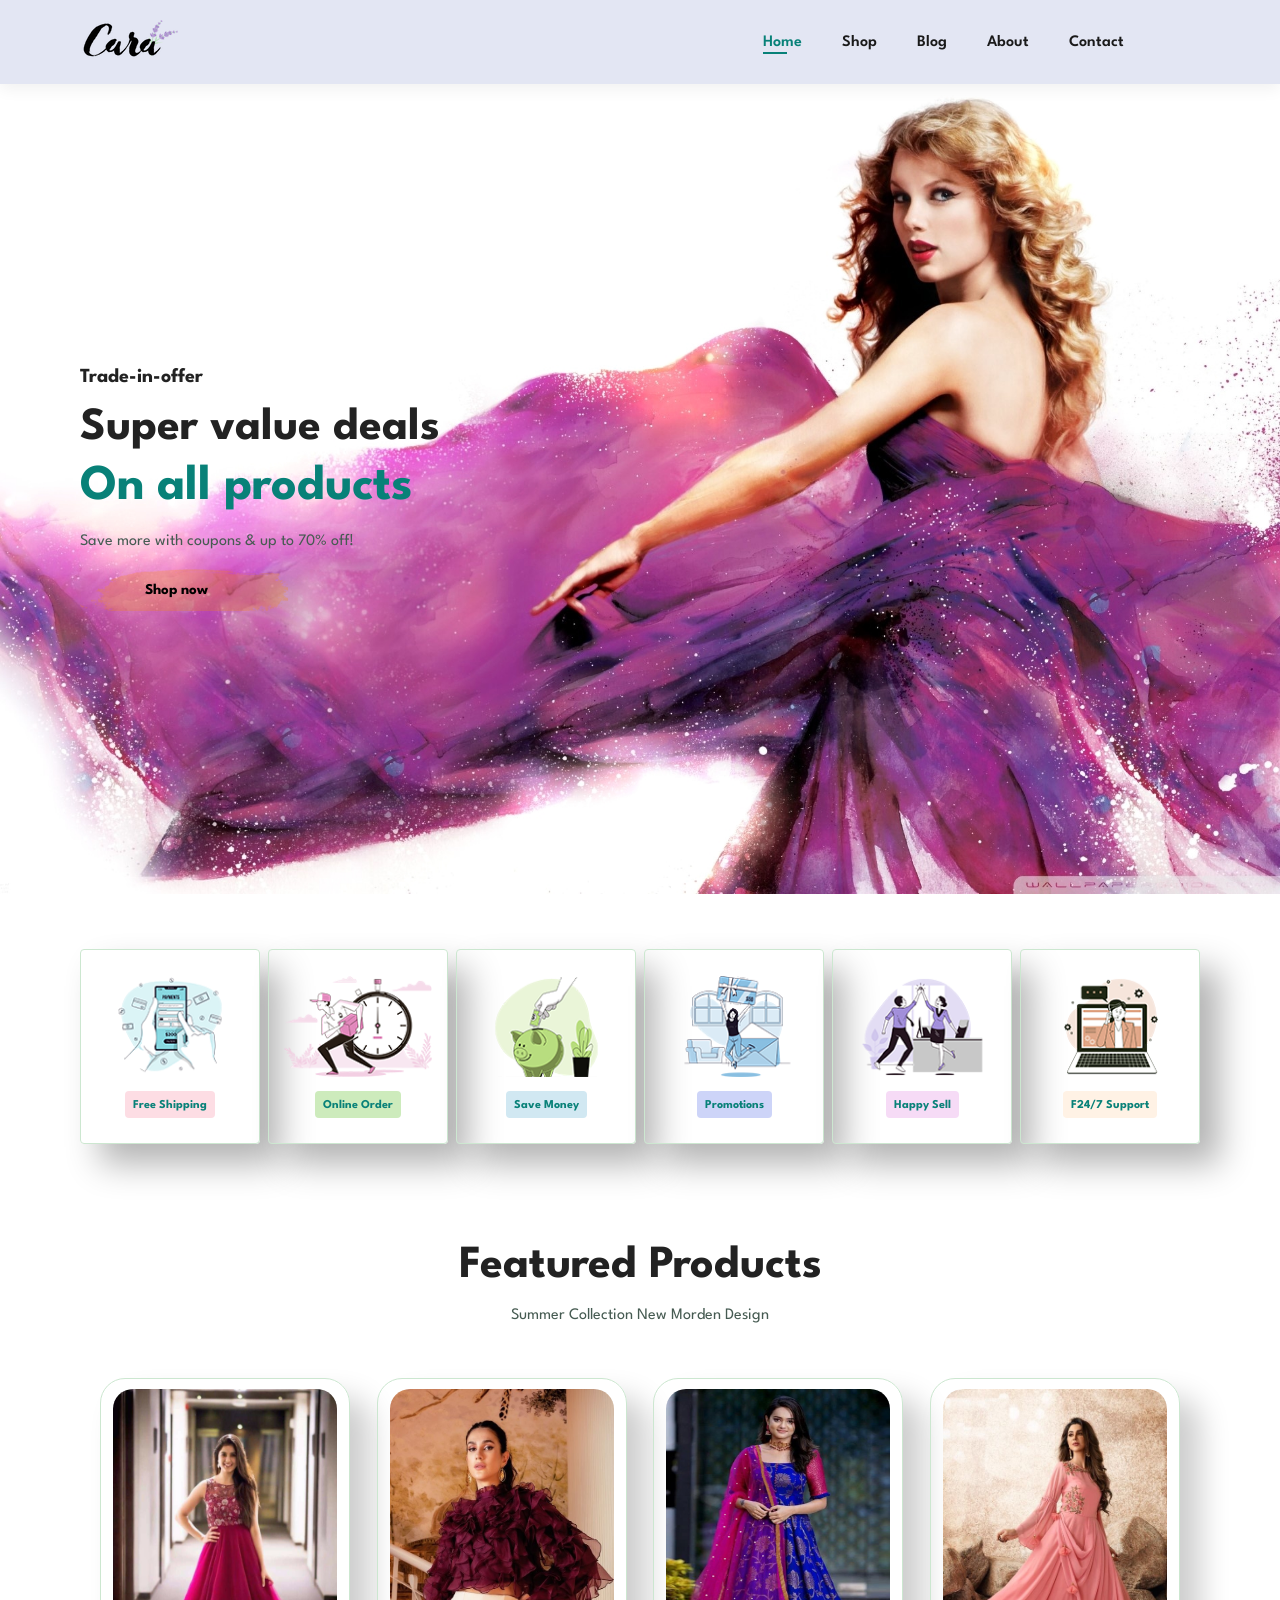
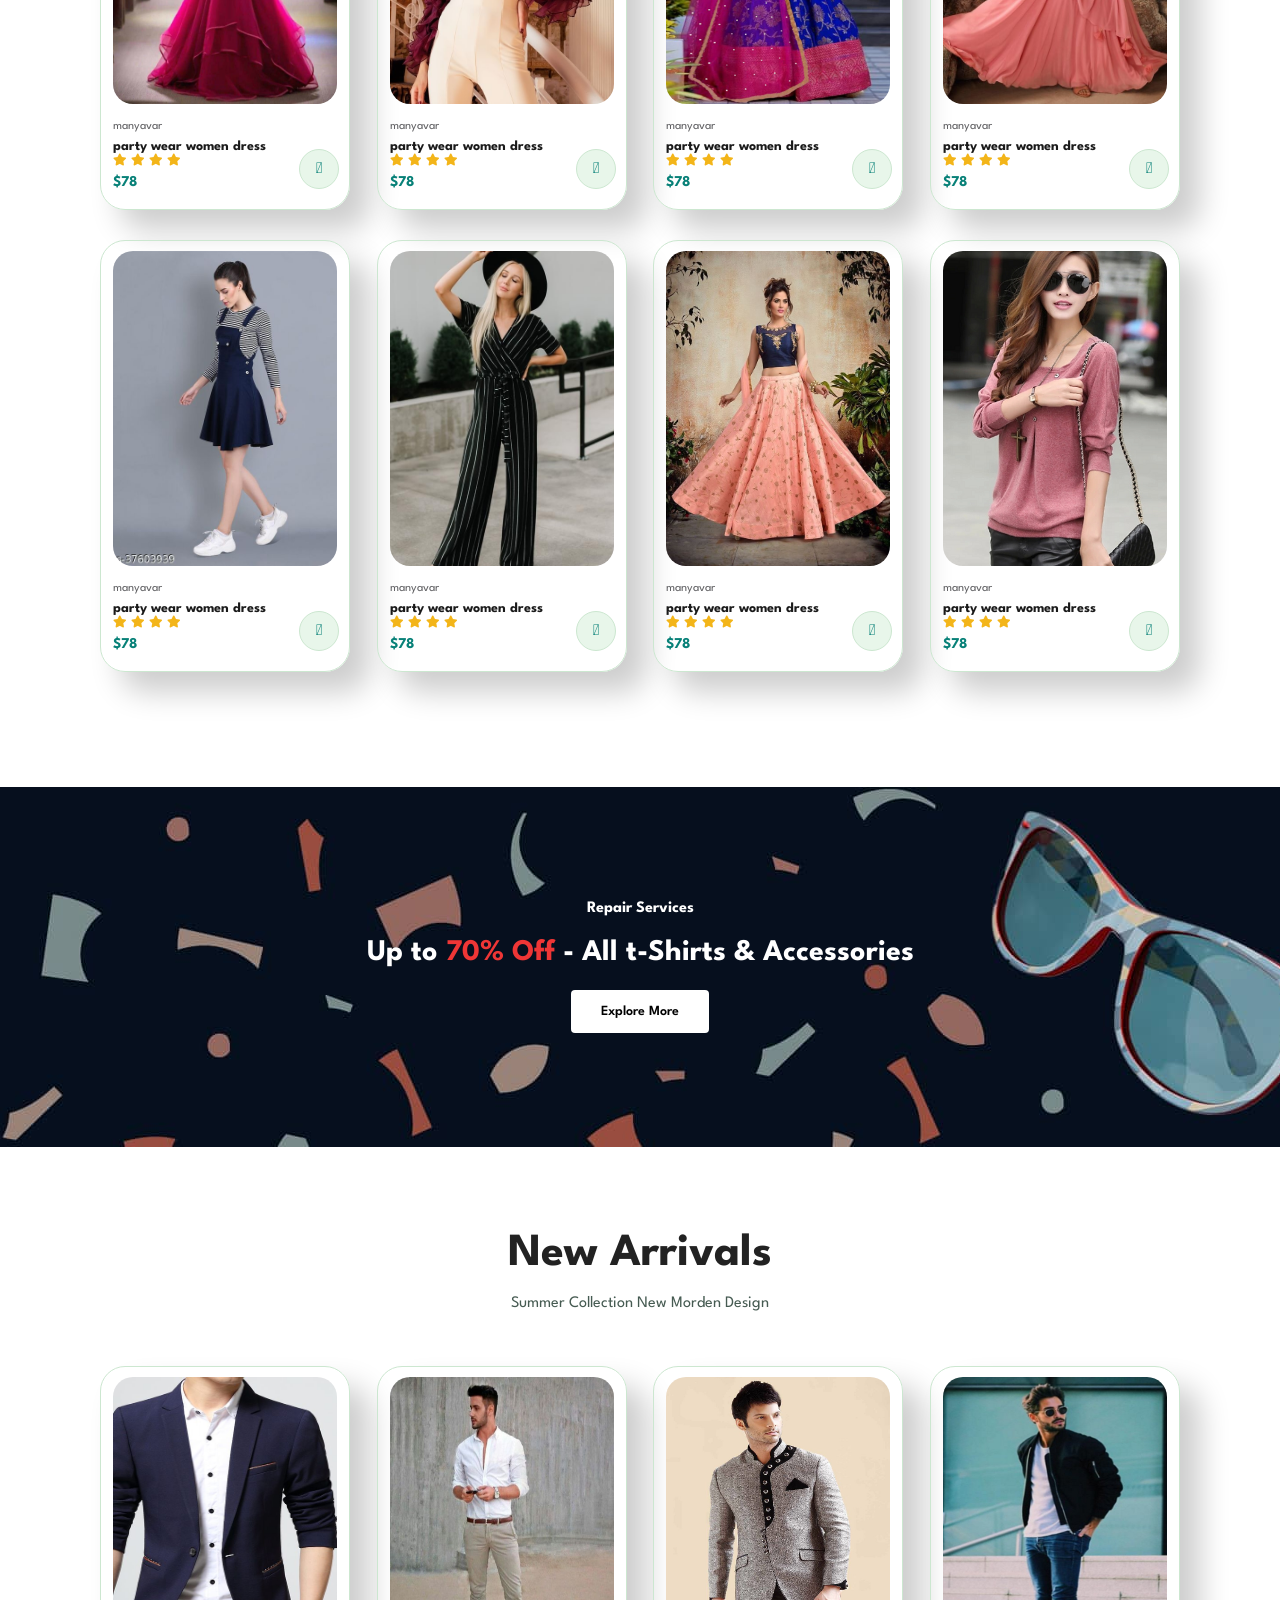
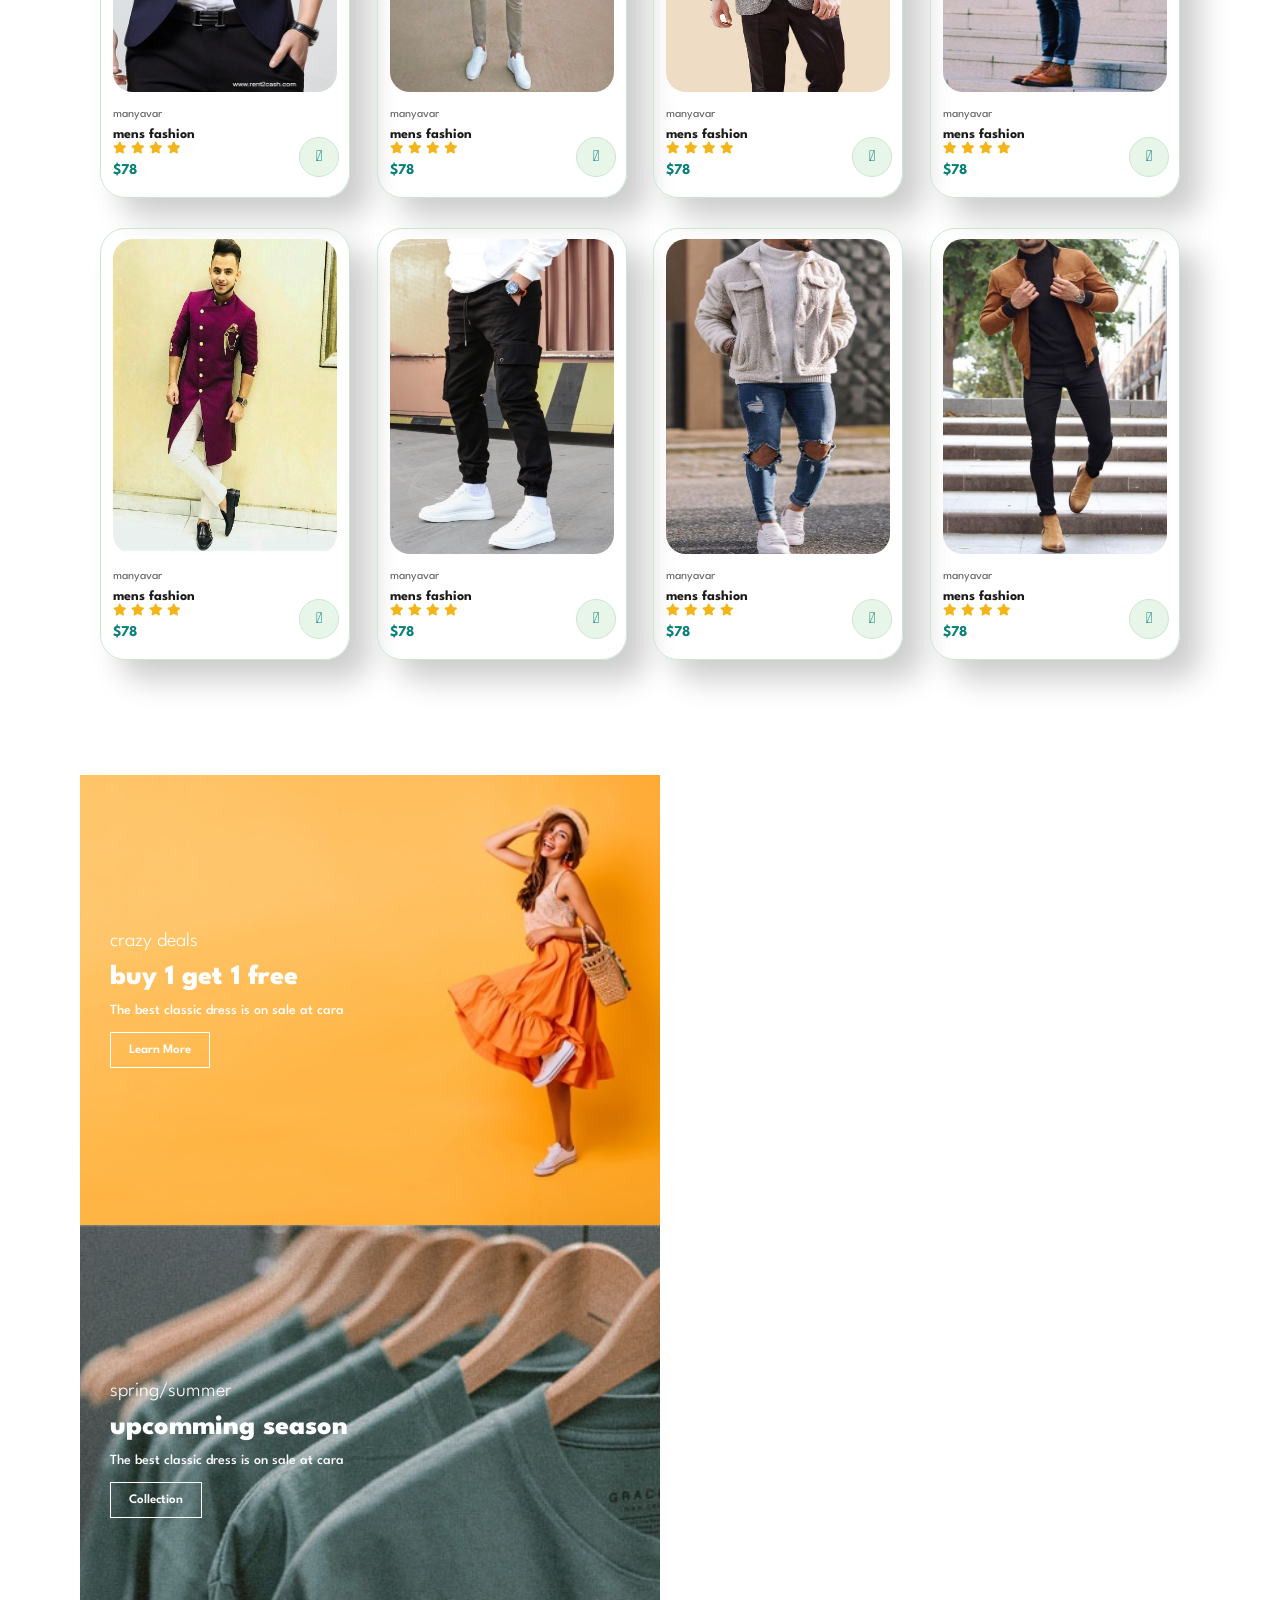
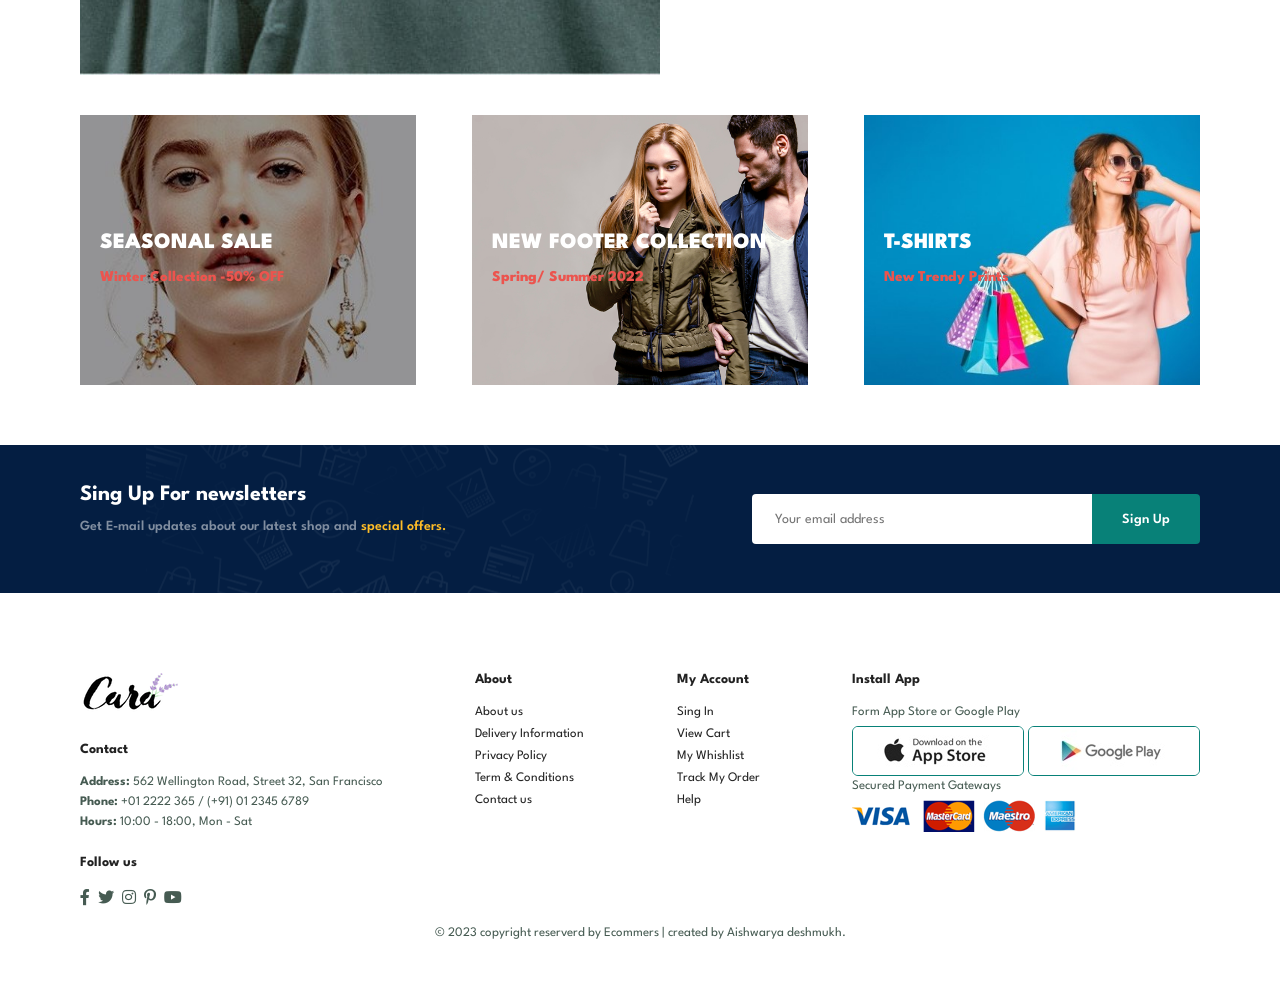
<file: index.html>
<!DOCTYPE html>
<html lang="en">
    <head>
        <meta charset="UTF-8">
        <meta http-equiv="x-UV-Compatible" content="IE=edge">
        <meta name="viewport" content="width=device-width, initial-scale=1.0">
        <title>Ecommers web</title>
        <link rel="stylesheet" href="style.css">
        <link rel="stylesheet" href="https://pro.fontawesome.com/releases/v5.10.0/css/all.css">
    </head>

    <body>
        <section id="header">
            <a href="#">
                <Img src="img/logo.png" class="logo" alt=""></Img>

                <div>
                    <ul id="navbar">
                        <li><a class="active" href="index.html">Home</a></li>
                        <li><a href="shop.html">Shop</a></li>
                        <li><a href="blog.html">Blog</a></li>
                        <li><a href="about.html">About</a></li>
                        <li><a href="contact.html">Contact</a></li>
                        <li id="lg-bag"><a href="cart.html"><i class="far fa-shopping-bag"></i></a></li>
                        <a href="#" id="close"><i class="far fa-times"></i></a>
                    </ul>
                </div> 
                <div id="mobile">
                    <a href="cart.html"><i class="far fa-shopping-bag"></i></a>
                    <i id="bar" class="fas fa-outdent"></i>
                    
                </div>
            </a>            
        </section>

        <section id="hero">
            <h4>Trade-in-offer</h4>
            <h2>Super value deals</h2>
            <h1>On all products</h1>
            <p>Save more with coupons & up to 70% off! </p>
            <button>Shop now</button>
        </section>

        <section id="feature" class="section-p1">
            <div class="fe-box"> 
                <img src="img/features/f1.png" alt="">
                <h6>Free Shipping</h6>
            </div>
            <div class="fe-box"> 
                <img src="img/features/f2.png" alt="">
                <h6>Online Order</h6>
            </div>
            <div class="fe-box"> 
                <img src="img/features/f3.png" alt="">
                <h6>Save Money</h6>
            </div>
            <div class="fe-box"> 
                <img src="img/features/f4.png" alt="">
                <h6>Promotions</h6>
            </div>
            <div class="fe-box"> 
                <img src="img/features/f5.png" alt="">
                <h6>Happy Sell</h6>
            </div>
            <div class="fe-box"> 
                <img src="img/features/f6.png" alt="">
                <h6>F24/7 Support</h6>
            </div>
        </section>

        <section id="product1" class="section-p1">
            <h2>Featured Products</h2>
            <p>Summer Collection New Morden Design</p>
            <div class="pro-container">
                <div class="pro">
                    <img src="img/products/f1.jpg" alt="">
                    <div class="des">
                        <span>manyavar</span>
                        <h5>party wear women dress</h5>
                        <div class="star">
                            <i class="fas fa-star"></i>                         
                            <i class="fas fa-star"></i>
                            <i class="fas fa-star"></i>
                            <i class="fas fa-star"></i>
                        </div>
                        <h4>$78</h4>
                    </div>
                    <a href="#"><i class="fal fa-shopping-cart cart"></i></a>
                </div>
                <div class="pro">
                    <img src="img/products/f2.jpg" alt="">
                    <div class="des">
                        <span>manyavar</span>
                        <h5>party wear women dress</h5>
                        <div class="star">
                            <i class="fas fa-star"></i>                         
                            <i class="fas fa-star"></i>
                            <i class="fas fa-star"></i>
                            <i class="fas fa-star"></i>
                        </div>
                        <h4>$78</h4>
                    </div>
                    <a href="#"><i class="fal fa-shopping-cart cart"></i></a>
                </div>
                <div class="pro">
                    <img src="img/products/f3.jpg" alt="">
                    <div class="des">
                        <span>manyavar</span>
                        <h5>party wear women dress</h5>
                        <div class="star">
                            <i class="fas fa-star"></i>                         
                            <i class="fas fa-star"></i>
                            <i class="fas fa-star"></i>
                            <i class="fas fa-star"></i>
                        </div>
                        <h4>$78</h4>
                    </div>
                    <a href="#"><i class="fal fa-shopping-cart cart"></i></a>
                </div>
                <div class="pro">
                    <img src="img/products/f4.jpg" alt="">
                    <div class="des">
                        <span>manyavar</span>
                        <h5>party wear women dress</h5>
                        <div class="star">
                            <i class="fas fa-star"></i>                         
                            <i class="fas fa-star"></i>
                            <i class="fas fa-star"></i>
                            <i class="fas fa-star"></i>
                        </div>
                        <h4>$78</h4>
                    </div>
                    <a href="#"><i class="fal fa-shopping-cart cart"></i></a>
                </div>
                <div class="pro">
                    <img src="img/products/f5.jpg" alt="">
                    <div class="des">
                        <span>manyavar</span>
                        <h5>party wear women dress</h5>
                        <div class="star">
                            <i class="fas fa-star"></i>                         
                            <i class="fas fa-star"></i>
                            <i class="fas fa-star"></i>
                            <i class="fas fa-star"></i>
                        </div>
                        <h4>$78</h4>
                    </div>
                    <a href="#"><i class="fal fa-shopping-cart cart"></i></a>
                </div>
                <div class="pro">
                    <img src="img/products/f6.jpg" alt="">
                    <div class="des">
                        <span>manyavar</span>
                        <h5>party wear women dress</h5>
                        <div class="star">
                            <i class="fas fa-star"></i>                         
                            <i class="fas fa-star"></i>
                            <i class="fas fa-star"></i>
                            <i class="fas fa-star"></i>
                        </div>
                        <h4>$78</h4>
                    </div>
                    <a href="#"><i class="fal fa-shopping-cart cart"></i></a>
                </div>
                <div class="pro">
                    <img src="img/products/f7.jpg" alt="">
                    <div class="des">
                        <span>manyavar</span>
                        <h5>party wear women dress</h5>
                        <div class="star">
                            <i class="fas fa-star"></i>                         
                            <i class="fas fa-star"></i>
                            <i class="fas fa-star"></i>
                            <i class="fas fa-star"></i>
                        </div>
                        <h4>$78</h4>
                    </div>
                    <a href="#"><i class="fal fa-shopping-cart cart"></i></a>
                </div>
                <div class="pro">
                    <img src="img/products/f8.png" alt="">
                    <div class="des">
                        <span>manyavar</span>
                        <h5>party wear women dress</h5>
                        <div class="star">
                            <i class="fas fa-star"></i>                         
                            <i class="fas fa-star"></i>
                            <i class="fas fa-star"></i>
                            <i class="fas fa-star"></i>
                        </div>
                        <h4>$78</h4>
                    </div>
                    <a href="#"><i class="fal fa-shopping-cart cart"></i></a>
                </div>
            </div>
        </section>

        <section id="banner" class="section-m1 ">
            <h4>Repair Services</h4>
            <h2>Up to <span>70% Off</span> - All t-Shirts & Accessories</h2>
            <button class="normal">Explore More</button>
        </section>

        <section id="product1" class="section-p1">
            <h2>New Arrivals</h2>
            <p>Summer Collection New Morden Design</p>
            <div class="pro-container">
                <div class="pro">
                    <img src="img/products/n1.jpg" alt="">
                    <div class="des">
                        <span>manyavar</span>
                        <h5>mens fashion</h5>
                        <div class="star">
                            <i class="fas fa-star"></i>                         
                            <i class="fas fa-star"></i>
                            <i class="fas fa-star"></i>
                            <i class="fas fa-star"></i>
                        </div>
                        <h4>$78</h4>
                    </div>
                    <a href="#"><i class="fal fa-shopping-cart cart"></i></a>
                </div>
                <div class="pro">
                    <img src="img/products/n2.jpg" alt="">
                    <div class="des">
                        <span>manyavar</span>
                        <h5>mens fashion</h5>
                        <div class="star">
                            <i class="fas fa-star"></i>                         
                            <i class="fas fa-star"></i>
                            <i class="fas fa-star"></i>
                            <i class="fas fa-star"></i>
                        </div>
                        <h4>$78</h4>
                    </div>
                    <a href="#"><i class="fal fa-shopping-cart cart"></i></a>
                </div>
                <div class="pro">
                    <img src="img/products/n3.jpg" alt="">
                    <div class="des">
                        <span>manyavar</span>
                        <h5>mens fashion</h5>
                        <div class="star">
                            <i class="fas fa-star"></i>                         
                            <i class="fas fa-star"></i>
                            <i class="fas fa-star"></i>
                            <i class="fas fa-star"></i>
                        </div>
                        <h4>$78</h4>
                    </div>
                    <a href="#"><i class="fal fa-shopping-cart cart"></i></a>
                </div>
                <div class="pro">
                    <img src="img/products/n4.jpg" alt="">
                    <div class="des">
                        <span>manyavar</span>
                        <h5>mens fashion</h5>
                        <div class="star">
                            <i class="fas fa-star"></i>                         
                            <i class="fas fa-star"></i>
                            <i class="fas fa-star"></i>
                            <i class="fas fa-star"></i>
                        </div>
                        <h4>$78</h4>
                    </div>
                    <a href="#"><i class="fal fa-shopping-cart cart"></i></a>
                </div>
                <div class="pro">
                    <img src="img/products/n5.jpg" alt="">
                    <div class="des">
                        <span>manyavar</span>
                        <h5>mens fashion</h5>
                        <div class="star">
                            <i class="fas fa-star"></i>                         
                            <i class="fas fa-star"></i>
                            <i class="fas fa-star"></i>
                            <i class="fas fa-star"></i>
                        </div>
                        <h4>$78</h4>
                    </div>
                    <a href="#"><i class="fal fa-shopping-cart cart"></i></a>
                </div>
                <div class="pro">
                    <img src="img/products/n6.jpg" alt="">
                    <div class="des">
                        <span>manyavar</span>
                        <h5>mens fashion</h5>
                        <div class="star">
                            <i class="fas fa-star"></i>                         
                            <i class="fas fa-star"></i>
                            <i class="fas fa-star"></i>
                            <i class="fas fa-star"></i>
                        </div>
                        <h4>$78</h4>
                    </div>
                    <a href="#"><i class="fal fa-shopping-cart cart"></i></a>
                </div>
                <div class="pro">
                    <img src="img/products/n7.jpg" alt="">
                    <div class="des">
                        <span>manyavar</span>
                        <h5>mens fashion</h5>
                        <div class="star">
                            <i class="fas fa-star"></i>                         
                            <i class="fas fa-star"></i>
                            <i class="fas fa-star"></i>
                            <i class="fas fa-star"></i>
                        </div>
                        <h4>$78</h4>
                    </div>
                    <a href="#"><i class="fal fa-shopping-cart cart"></i></a>
                </div>
                <div class="pro">
                    <img src="img/products/n8.jpg" alt="">
                    <div class="des">
                        <span>manyavar</span>
                        <h5>mens fashion</h5>
                        <div class="star">
                            <i class="fas fa-star"></i>                         
                            <i class="fas fa-star"></i>
                            <i class="fas fa-star"></i>
                            <i class="fas fa-star"></i>
                        </div>
                        <h4>$78</h4>
                    </div>
                    <a href="#"><i class="fal fa-shopping-cart cart"></i></a>
                </div>
            </div>
        </section>

        <section id="sm-banner" class="section-p1">
            <div class="banner-box">
                <h4>crazy deals</h4>
                <h2>buy 1 get 1 free</h2>
                <span>The best classic dress is on sale at cara </span>
                <button class="white">Learn More</button>
            </div>
            <div class="banner-box banner-box2">
                <h4>spring/summer</h4>
                <h2>upcomming season</h2>
                <span>The best classic dress is on sale at cara </span>
                <button class="white">Collection</button>
            </div>
        </section>

        <section id="banner3">
            <div class="banner-box ">
                <h2>SEASONAL SALE</h2>
                <h3>Winter Collection -50% OFF</h3>
            </div>
            <div class="banner-box banner-box2">
                <h2>NEW FOOTER COLLECTION</h2>
                <h3>Spring/ Summer 2022</h3>
            </div>
            <div class="banner-box banner-box3 ">
                <h2>T-SHIRTS</h2>
                <h3>New Trendy Prints</h3>
            </div>
        </section>

        <section id="newsletter" class="section-p1 section-m1">
            <div class="newstext">
                <h4>Sing Up For newsletters</h4>
                <p>Get E-mail updates about our latest shop and <span>special offers.</span> </p>
            </div>
            <div class="form">
                <input type="text" placeholder=" Your email address">
                <button class="normal">Sign Up</button>
            </div>
        </section>

        <footer class="section-p1">
            <div class="col">
                <img class="logo" src="img/logo.png" alt="">
                <h4>Contact</h4>
                <p> <strong>Address:</strong> 562 Wellington Road, Street 32, San Francisco</p>
                <p> <strong>Phone:</strong> +01 2222 365 / (+91) 01 2345 6789</p>
                <p> <strong>Hours:</strong> 10:00 - 18:00, Mon - Sat</p>
                <div class="follow">
                    <h4>Follow us</h4>
                    <div class="icon">
                        <i class="fab fa-facebook-f"></i>
                        <i class="fab fa-twitter"></i>
                        <i class="fab fa-instagram"></i>
                        <i class="fab fa-pinterest-p"></i>
                        <i class="fab fa-youtube"></i>
                    </div>
                </div>
            </div>
             <div class="col">
                <h4>About</h4>
                <a href="#">About us</a>
                <a href="#">Delivery Information</a>
                <a href="#">Privacy Policy</a>
                <a href="#">Term & Conditions</a>
                <a href="#">Contact us</a>
            </div>
            <div class="col">
                <h4>My Account</h4>
                <a href="#">Sing In</a>
                <a href="#">View Cart</a>
                <a href="#">My Whishlist</a>
                <a href="#">Track My Order</a>
                <a href="#">Help</a>
            </div>

            <div class="col install">
                <h4>Install App</h4>
                <p>Form App Store or Google Play</p>
                <div class="row">
                    <img src="img/pay/app.jpg" alt="">
                    <img src="img/pay/play.jpg" alt="">
                </div>
                <p>Secured Payment Gateways</p>
                <img src="img/pay/pay.png" alt="">
            </div>

            <div class="copyright">
                <p>© 2023 copyright reserverd by Ecommers | created by Aishwarya deshmukh. </p>
            </div>
        </footer>

        <script src="script.js"></script>
    </body>
</html>
</file>
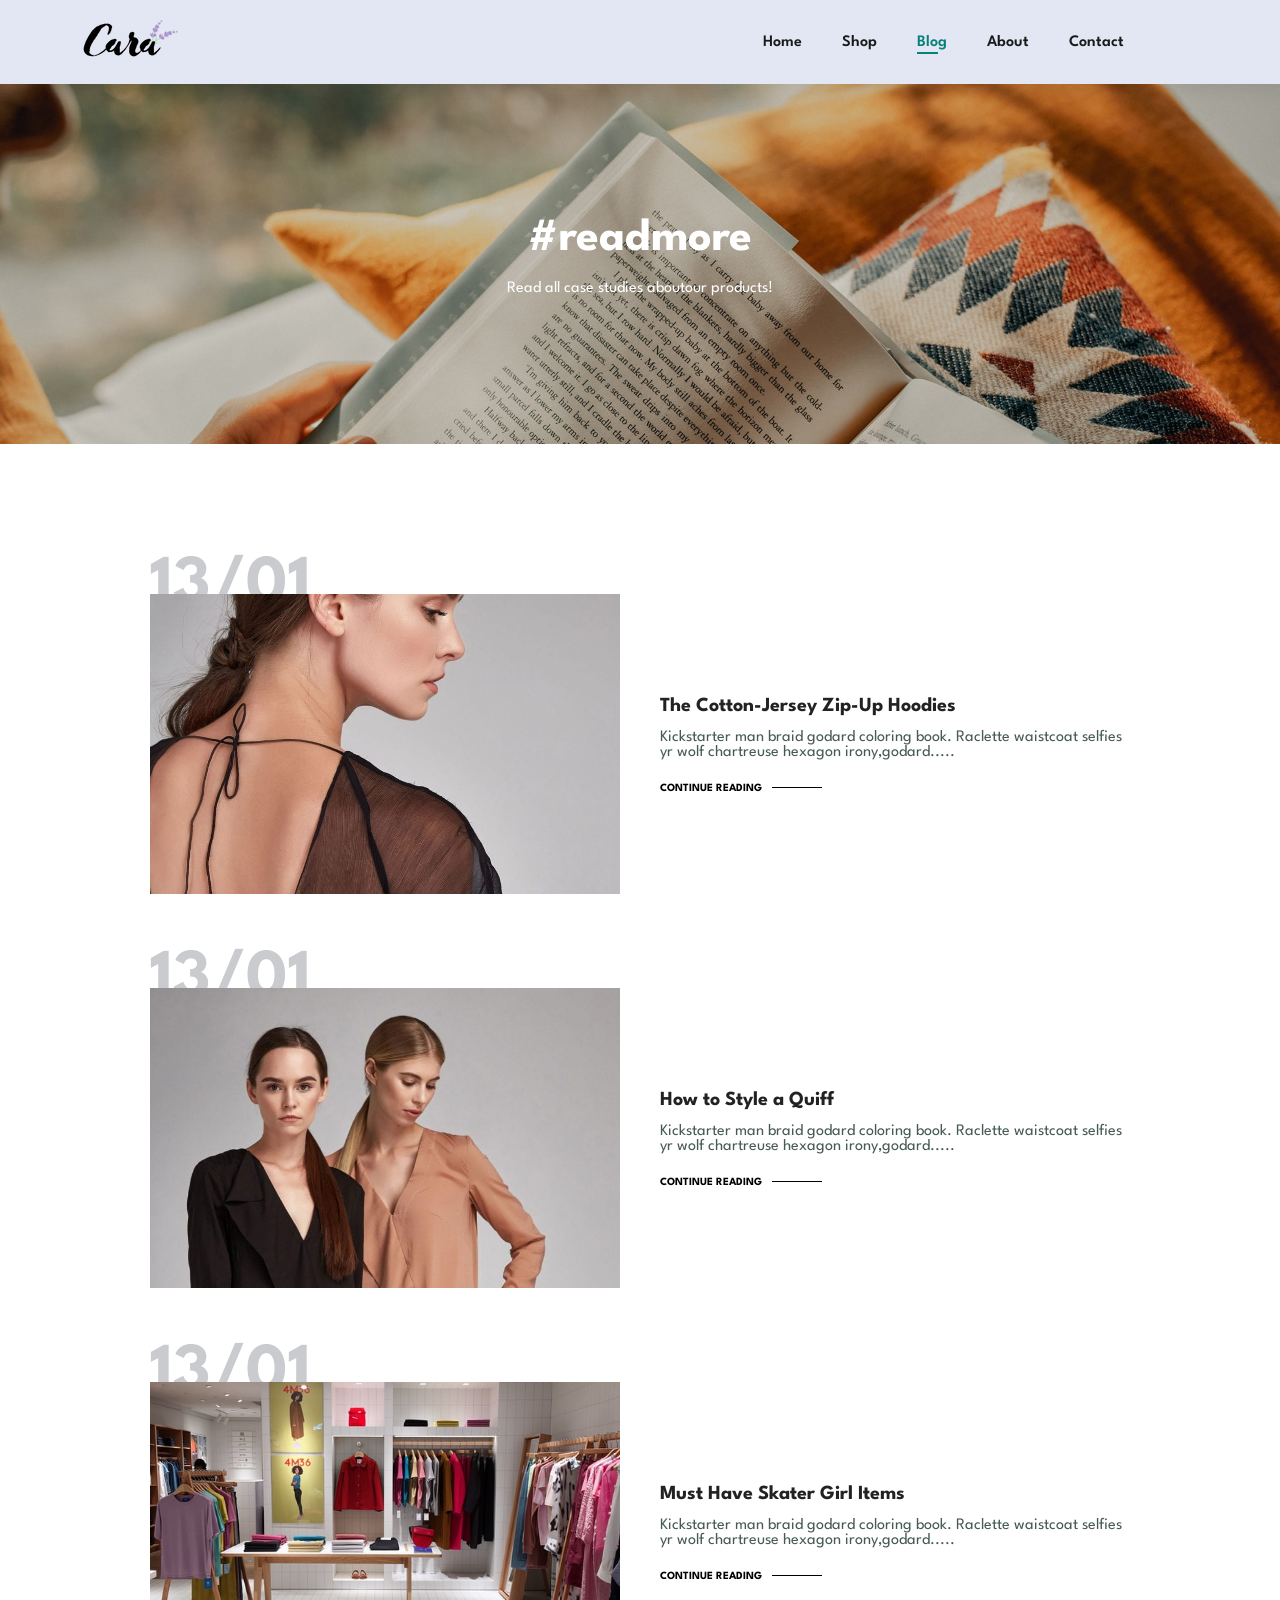
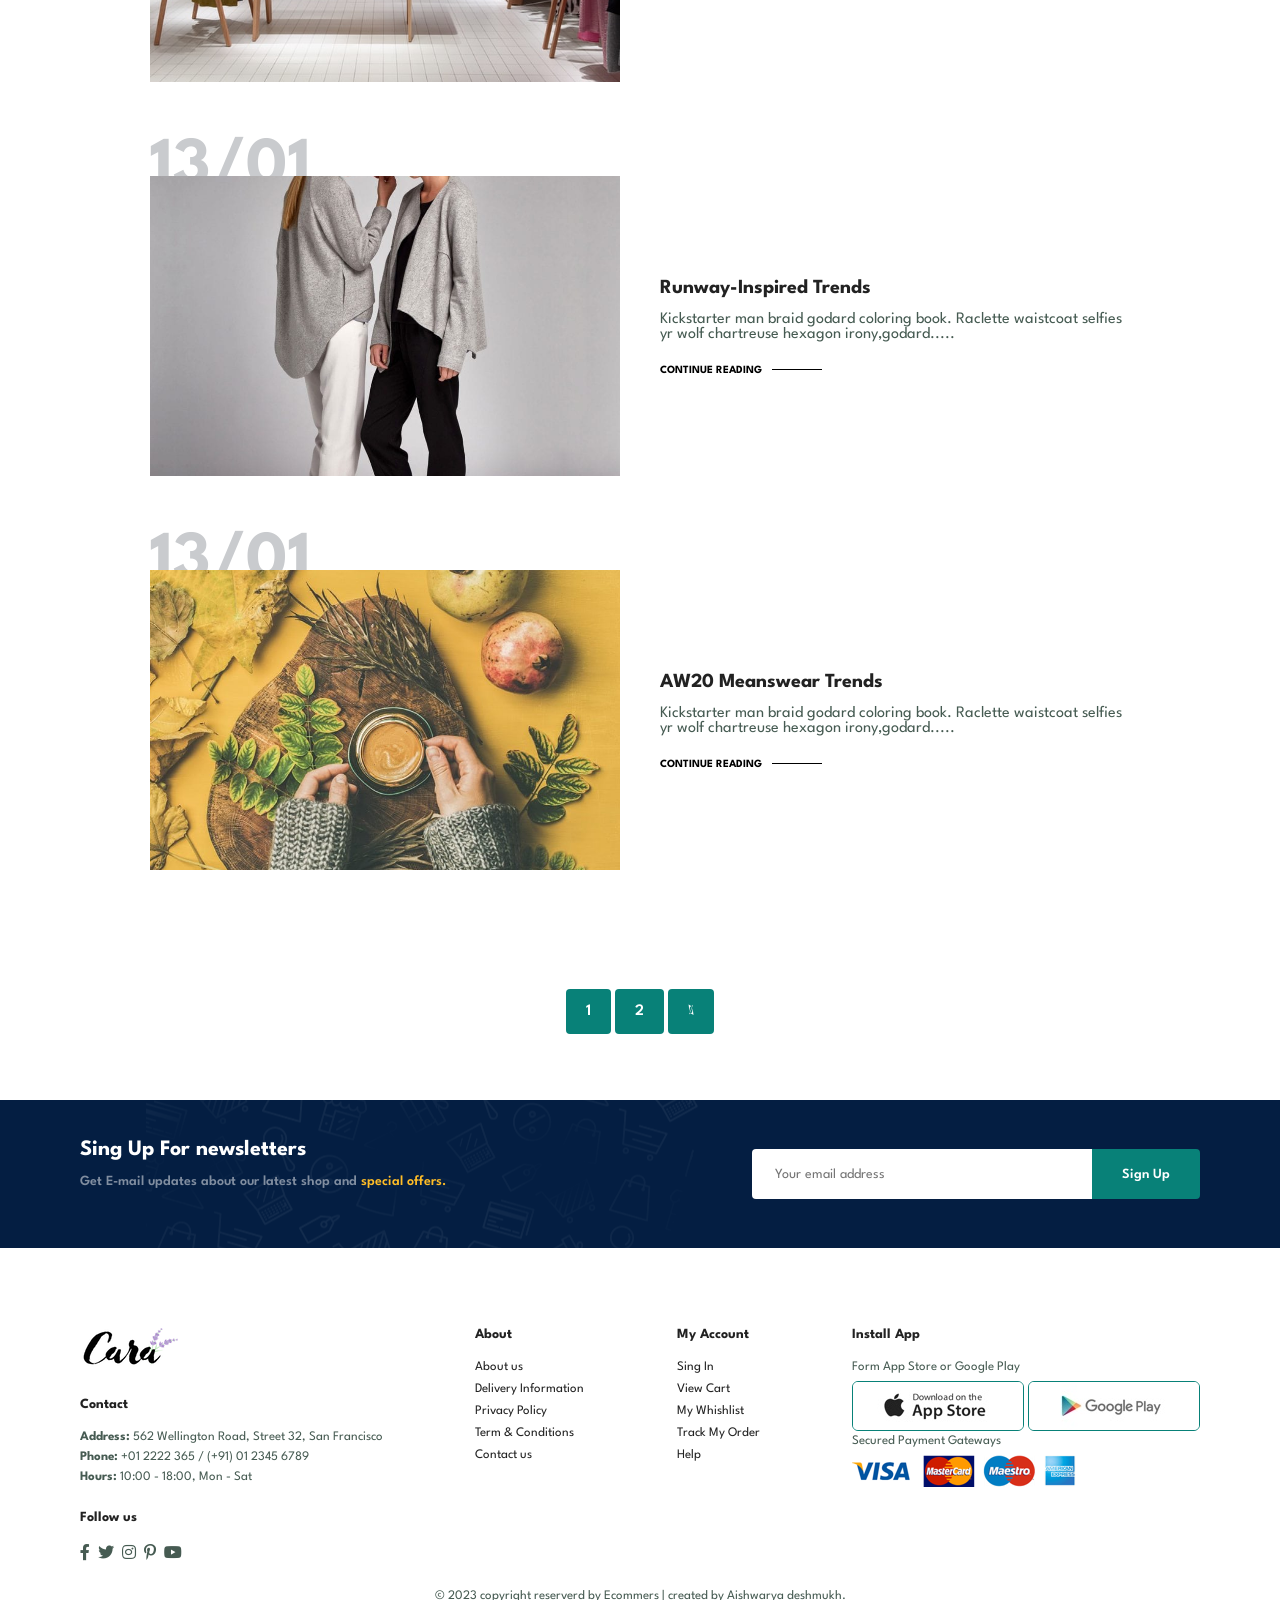
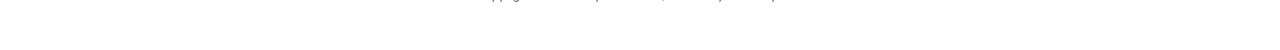
<file: blog.html>
<!DOCTYPE html>
<html lang="en">
    <head>
        <meta charset="UTF-8">
        <meta http-equiv="x-UV-Compatible" content="IE=edge">
        <meta name="viewport" content="width=device-width, initial-scale=1.0">
        <title>Ecommers web</title>
        <link rel="stylesheet" href="style.css">
        <link rel="stylesheet" href="https://pro.fontawesome.com/releases/v5.10.0/css/all.css">
    </head>

    <body>
        <section id="header">
            <a href="#">
                <Img src="img/logo.png" class="logo" alt=""></Img>

                <div>
                    <ul id="navbar">
                        <li><a href="index.html">Home</a></li>
                        <li><a href="shop.html">Shop</a></li>
                        <li><a class="active" href="blog.html">Blog</a></li>
                        <li><a href="about.html">About</a></li>
                        <li><a href="contact.html">Contact</a></li>
                        <li id="lg-bag"><a href="cart.html"><i class="far fa-shopping-bag"></i></a></li>
                        <a href="#" id="close"><i class="far fa-times"></i></a>
                    </ul>
                </div> 
                <div id="mobile">
                    <a href="cart.html"><i class="far fa-shopping-bag"></i></a>
                    <i id="bar" class="fas fa-outdent"></i>
                    
                </div>
            </a>            
        </section>

        <section id="page-header" class="blog-header">
            <h2>#readmore</h2>
            <p>Read all case studies aboutour products!</p>
        </section>

        <section id="blog">
            <div class="blog-box">
                 <div class="blog-img">
                     <img src="img/blog/b1.jpg" alt="">
                 </div>
                 <div class="blog-details">
                     <h4>The Cotton-Jersey Zip-Up Hoodies</h4>
                     <p>Kickstarter man braid godard coloring book. Raclette waistcoat selfies yr wolf chartreuse hexagon irony,godard.....</p>
                     <a href="#">CONTINUE READING</a>
                 </div>
                 <h1>13/01</h1>
            </div>
           </div>
            <div class="blog-box">
                 <div class="blog-img">
                     <img src="img/blog/b2.jpg" alt="">
                 </div>
                 <div class="blog-details">
                     <h4>How to Style a Quiff</h4>
                     <p>Kickstarter man braid godard coloring book. Raclette waistcoat selfies yr wolf chartreuse hexagon irony,godard.....</p>
                     <a href="#">CONTINUE READING</a>
                 </div>
                 <h1>13/01</h1>
            </div>
           </div>
            <div class="blog-box">
                 <div class="blog-img">
                     <img src="img/blog/b3.jpg" alt="">
                 </div>
                 <div class="blog-details">
                     <h4>Must Have Skater Girl Items </h4>
                     <p>Kickstarter man braid godard coloring book. Raclette waistcoat selfies yr wolf chartreuse hexagon irony,godard.....</p>
                     <a href="#">CONTINUE READING</a>
                 </div>
                 <h1>13/01</h1>
            </div>
           </div>
            <div class="blog-box">
                 <div class="blog-img">
                     <img src="img/blog/b4.jpg" alt="">
                 </div>
                 <div class="blog-details">
                     <h4>Runway-Inspired Trends</h4>
                     <p>Kickstarter man braid godard coloring book. Raclette waistcoat selfies yr wolf chartreuse hexagon irony,godard.....</p>
                     <a href="#">CONTINUE READING</a>
                 </div>
                 <h1>13/01</h1>
            </div>
           </div>
           <div class="blog-box">
                 <div class="blog-img">
                     <img src="img/blog/b6.jpg" alt="">
                 </div>
                 <div class="blog-details">
                     <h4>AW20 Meanswear Trends</h4>
                     <p>Kickstarter man braid godard coloring book. Raclette waistcoat selfies yr wolf chartreuse hexagon irony,godard.....</p>
                     <a href="#">CONTINUE READING</a>
                 </div>
                 <h1>13/01</h1>
            </div>
           </div>

           
        </section>
        

        <section id="pagination" class="section-p1">
            <a href="#">1</a>
            <a href="#">2</a>
            <a href="#"><i class="fal fa-long-arrow-alt-right"></i></a>
        </section>

        <section id="newsletter" class="section-p1 section-m1">
            <div class="newstext">
                <h4>Sing Up For newsletters</h4>
                <p>Get E-mail updates about our latest shop and <span>special offers.</span> </p>
            </div>
            <div class="form">
                <input type="text" placeholder=" Your email address">
                <button class="normal">Sign Up</button>
            </div>
        </section>

        <footer class="section-p1">
            <div class="col">
                <img class="logo" src="img/logo.png" alt="">
                <h4>Contact</h4>
                <p> <strong>Address:</strong> 562 Wellington Road, Street 32, San Francisco</p>
                <p> <strong>Phone:</strong> +01 2222 365 / (+91) 01 2345 6789</p>
                <p> <strong>Hours:</strong> 10:00 - 18:00, Mon - Sat</p>
                <div class="follow">
                    <h4>Follow us</h4>
                    <div class="icon">
                        <i class="fab fa-facebook-f"></i>
                        <i class="fab fa-twitter"></i>
                        <i class="fab fa-instagram"></i>
                        <i class="fab fa-pinterest-p"></i>
                        <i class="fab fa-youtube"></i>
                    </div>
                </div>
            </div>
             <div class="col">
                <h4>About</h4>
                <a href="#">About us</a>
                <a href="#">Delivery Information</a>
                <a href="#">Privacy Policy</a>
                <a href="#">Term & Conditions</a>
                <a href="#">Contact us</a>
            </div>
            <div class="col">
                <h4>My Account</h4>
                <a href="#">Sing In</a>
                <a href="#">View Cart</a>
                <a href="#">My Whishlist</a>
                <a href="#">Track My Order</a>
                <a href="#">Help</a>
            </div>

            <div class="col install">
                <h4>Install App</h4>
                <p>Form App Store or Google Play</p>
                <div class="row">
                    <img src="img/pay/app.jpg" alt="">
                    <img src="img/pay/play.jpg" alt="">
                </div>
                <p>Secured Payment Gateways</p>
                <img src="img/pay/pay.png" alt="">
            </div>

            <div class="copyright">
                <p> <div class="copyright">
                    <p>© 2023 copyright reserverd by Ecommers | created by Aishwarya deshmukh. </p>
                </div></p>
            </div>
        </footer>

        <script src="script.js"></script>
    </body>
</html>
</file>
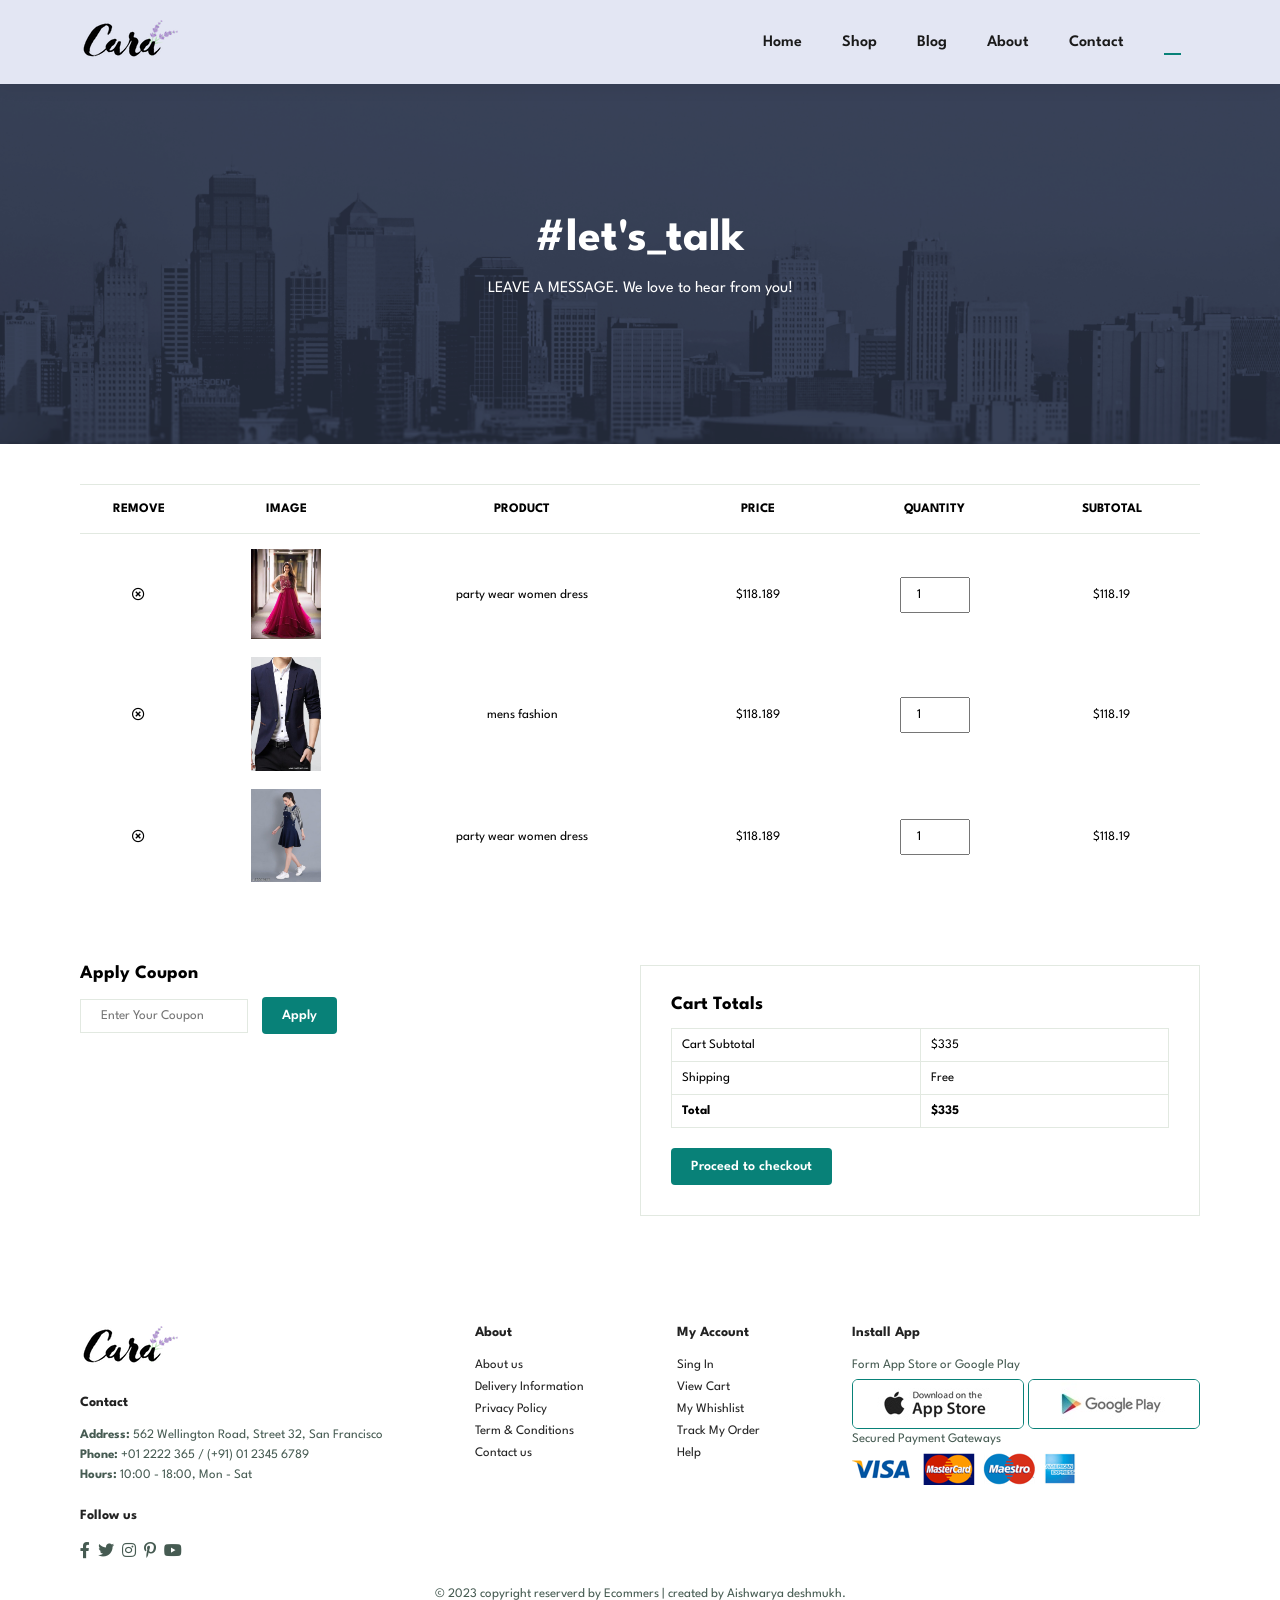
<file: cart.html>
<!DOCTYPE html>
<html lang="en">
    <head>
        <meta charset="UTF-8">
        <meta http-equiv="x-UV-Compatible" content="IE=edge">
        <meta name="viewport" content="width=device-width, initial-scale=1.0">
        <title>Ecommers web</title>
        <link rel="stylesheet" href="style.css">
        <link rel="stylesheet" href="https://pro.fontawesome.com/releases/v5.10.0/css/all.css">
    </head>

    <body>
        <section id="header">
            <a href="#">
                <Img src="img/logo.png" class="logo" alt=""></Img>

                <div>
                    <ul id="navbar">
                        <li><a href="index.html">Home</a></li>
                        <li><a href="shop.html">Shop</a></li>
                        <li><a href="blog.html">Blog</a></li>
                        <li><a href="about.html">About</a></li>
                        <li><a href="contact.html">Contact</a></li>
                        <li id="lg-bag"><a class="active" href="cart.html"><i class="far fa-shopping-bag"></i></a></li>
                        <a href="#" id="close"><i class="far fa-times"></i></a>
                    </ul>
                </div> 
                <div id="mobile">
                    <a href="cart.html"><i class="far fa-shopping-bag"></i></a>
                    <i id="bar" class="fas fa-outdent"></i>
                    
                </div>
            </a>            
        </section>

        <section id="page-header" class="about-header">
            <h2>#let's_talk</h2>
            <p>LEAVE A MESSAGE. We love to hear from you! </p>
        </section>

        <section id="cart" class="section-p1">
            <table width="100%">
                <thead>
                    <tr>
                        <td>Remove</td>
                        <td>Image</td>
                        <td>Product</td>
                        <td>Price</td>
                        <td>Quantity</td>
                        <td>Subtotal</td>
                    </tr>
                </thead>
                <tbody>
                    <tr>
                        <td><a href="#"></a><i class="far fa-times-circle"></i></a></td>
                        <td><img src="img/products/f1.jpg" alt=""></td>
                        <td>party wear women dress</td>
                        <td>$118.189</td>
                        <td><input type="number" value="1"></td>
                        <td>$118.19</td>
                    </tr>
                    <tr>
                        <td><a href="#"></a><i class="far fa-times-circle"></i></a></td>
                        <td><img src="img/products/n1.jpg" alt=""></td>
                        <td>mens fashion</td>
                        <td>$118.189</td>
                        <td><input type="number" value="1"></td>
                        <td>$118.19</td>
                    </tr>
                    <tr>
                        <td><a href="#"></a><i class="far fa-times-circle"></i></a></td>
                        <td><img src="img/products/f5.jpg" alt=""></td>
                        <td>party wear women dress</td>
                        <td>$118.189</td>
                        <td><input type="number" value="1"></td>
                        <td>$118.19</td>
                    </tr>
                </tbody>
            </table>
        </section>

        <section id="cart-add" class="section-p1">
            <div id="coupon">
                <h3>Apply Coupon</h3>
                <div>
                    <input type="text" placeholder="Enter Your Coupon">
                    <button class="normal">Apply</button>
                </div>
            </div>

            <div id="subtotal">
                <h3>Cart Totals</h3>
                <table>
                    <tr>
                        <td>Cart Subtotal</td>
                        <td>$335</td>
                    </tr>
                    <tr>
                        <td>Shipping</td>
                        <td>Free</td>
                    </tr>
                    <tr>
                        <td><strong>Total</strong></td>
                        <td><strong>$335</strong></td>
                    </tr>    
                </table>
                <button class="normal">Proceed to checkout</button>
            </div>
        </section>

        <footer class="section-p1">
            <div class="col">
                <img class="logo" src="img/logo.png" alt="">
                <h4>Contact</h4>
                <p> <strong>Address:</strong> 562 Wellington Road, Street 32, San Francisco</p>
                <p> <strong>Phone:</strong> +01 2222 365 / (+91) 01 2345 6789</p>
                <p> <strong>Hours:</strong> 10:00 - 18:00, Mon - Sat</p>
                <div class="follow">
                    <h4>Follow us</h4>
                    <div class="icon">
                        <i class="fab fa-facebook-f"></i>
                        <i class="fab fa-twitter"></i>
                        <i class="fab fa-instagram"></i>
                        <i class="fab fa-pinterest-p"></i>
                        <i class="fab fa-youtube"></i>
                    </div>
                </div>
            </div>
             <div class="col">
                <h4>About</h4>
                <a href="#">About us</a>
                <a href="#">Delivery Information</a>
                <a href="#">Privacy Policy</a>
                <a href="#">Term & Conditions</a>
                <a href="#">Contact us</a>
            </div>
            <div class="col">
                <h4>My Account</h4>
                <a href="#">Sing In</a>
                <a href="#">View Cart</a>
                <a href="#">My Whishlist</a>
                <a href="#">Track My Order</a>
                <a href="#">Help</a>
            </div>

            <div class="col install">
                <h4>Install App</h4>
                <p>Form App Store or Google Play</p>
                <div class="row">
                    <img src="img/pay/app.jpg" alt="">
                    <img src="img/pay/play.jpg" alt="">
                </div>
                <p>Secured Payment Gateways</p>
                <img src="img/pay/pay.png" alt="">
            </div>

            <div class="copyright">
                <p> <div class="copyright">
                    <p>© 2023 copyright reserverd by Ecommers | created by Aishwarya deshmukh. </p>
                </div></p>
            </div>
        </footer>

        <script src="script.js"></script>
    </body>
</html>
</file>
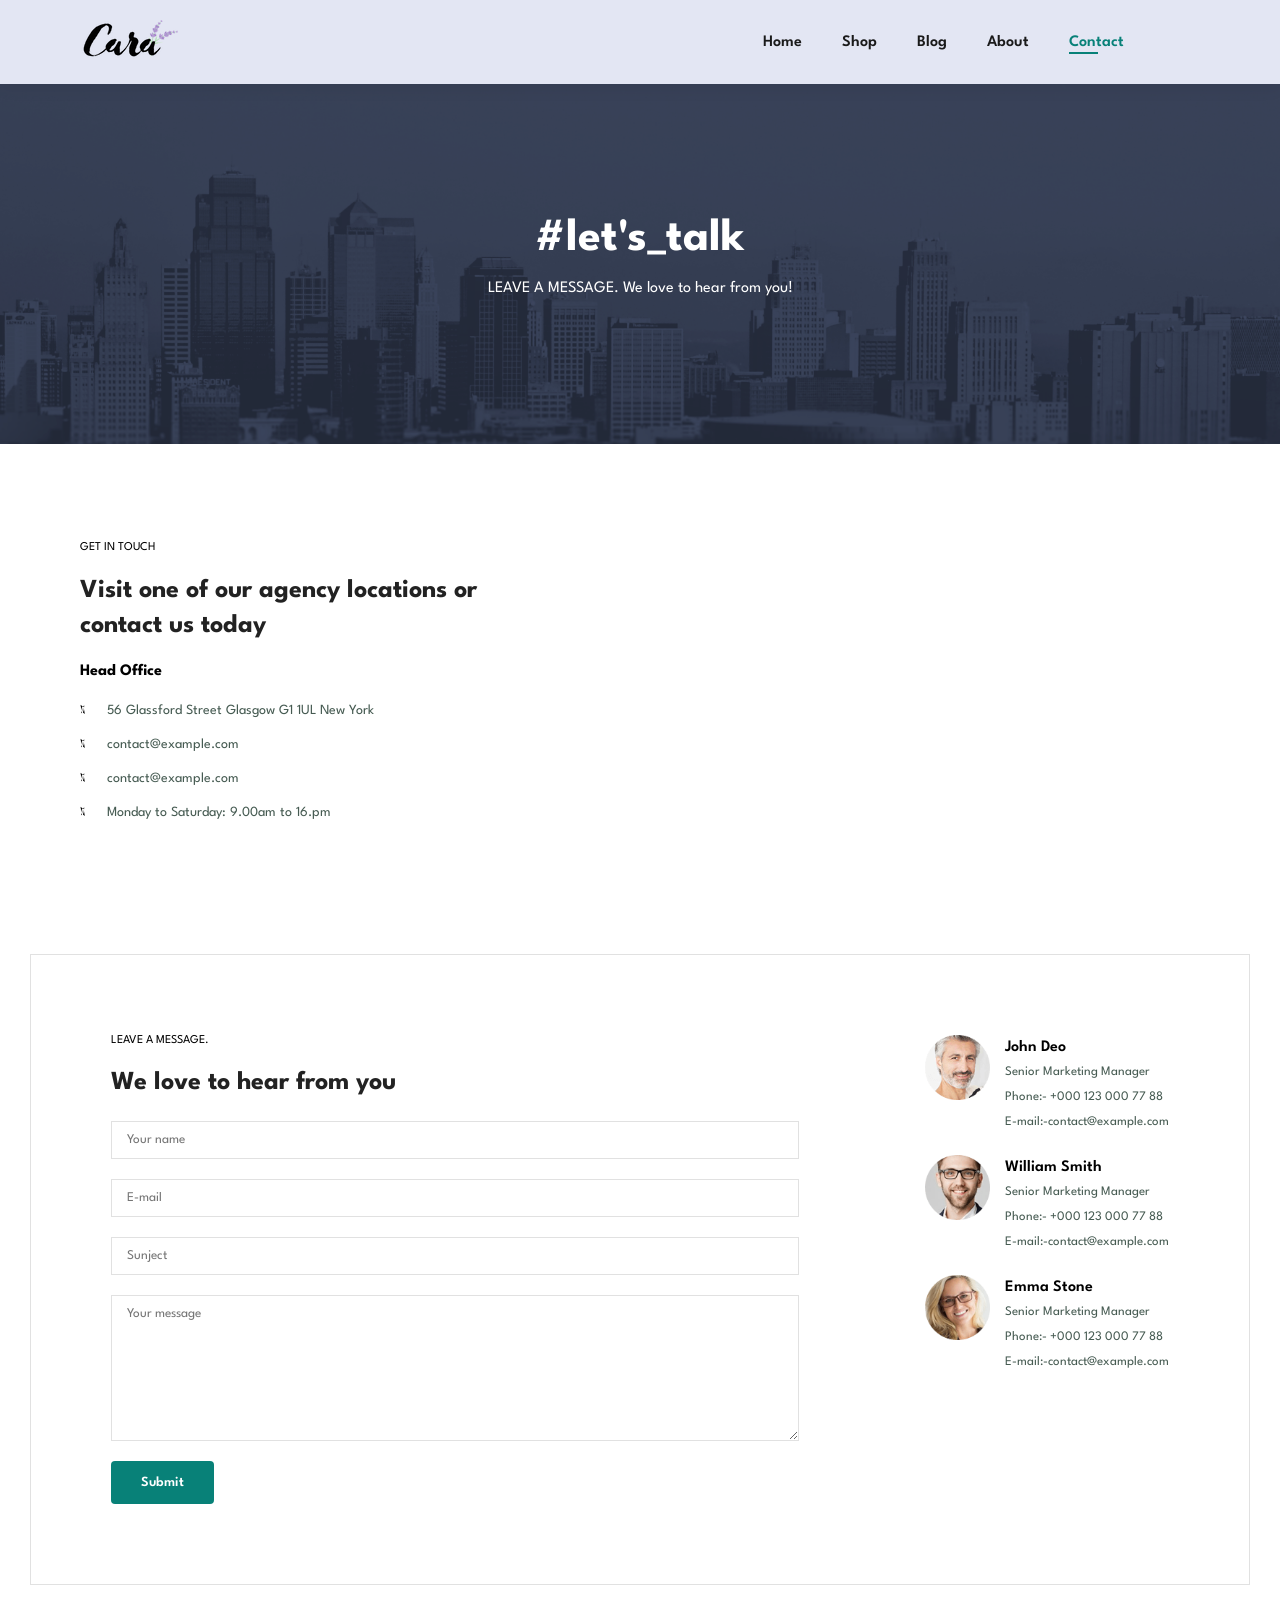
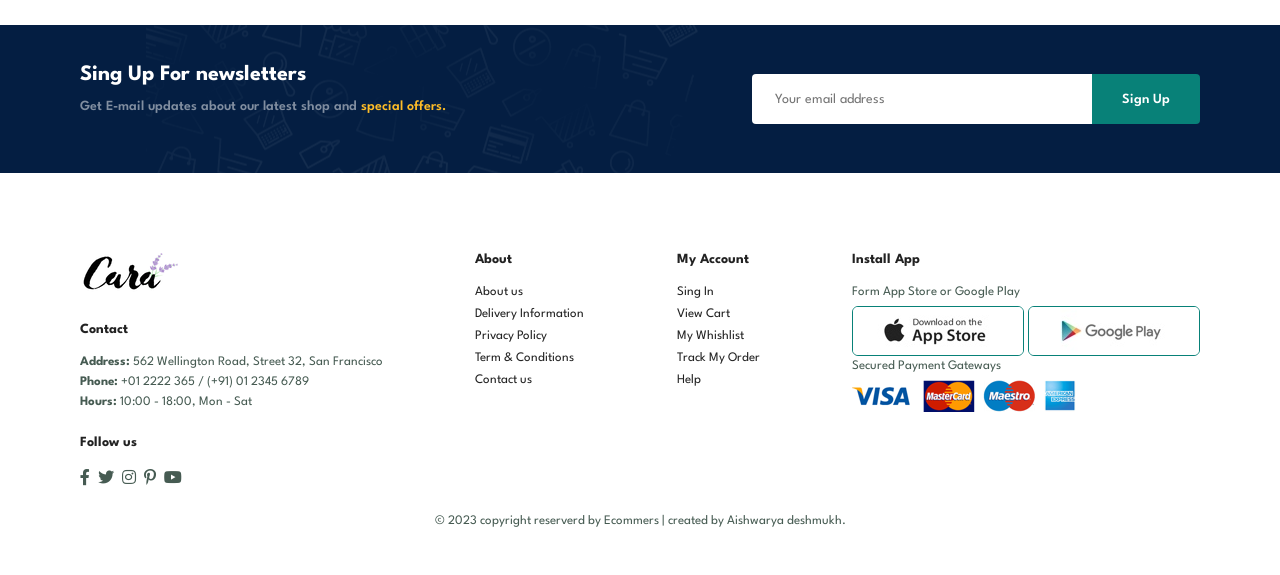
<file: contact.html>
<!DOCTYPE html>
<html lang="en">
    <head>
        <meta charset="UTF-8">
        <meta http-equiv="x-UV-Compatible" content="IE=edge">
        <meta name="viewport" content="width=device-width, initial-scale=1.0">
        <title>Ecommers web</title>
        <link rel="stylesheet" href="style.css">
        <link rel="stylesheet" href="https://pro.fontawesome.com/releases/v5.10.0/css/all.css">
    </head>

    <body>
        <section id="header">
            <a href="#">
                <Img src="img/logo.png" class="logo" alt=""></Img>

                <div>
                    <ul id="navbar">
                        <li><a href="index.html">Home</a></li>
                        <li><a href="shop.html">Shop</a></li>
                        <li><a href="blog.html">Blog</a></li>
                        <li><a href="about.html">About</a></li>
                        <li><a class="active" href="contact.html">Contact</a></li>
                        <li id="lg-bag"><a href="cart.html"><i class="far fa-shopping-bag"></i></a></li>
                        <a href="#" id="close"><i class="far fa-times"></i></a>
                    </ul>
                </div> 
                <div id="mobile">
                    <a href="cart.html"><i class="far fa-shopping-bag"></i></a>
                    <i id="bar" class="fas fa-outdent"></i>
                    
                </div>
            </a>            
        </section>

        <section id="page-header" class="about-header">
            <h2>#let's_talk</h2>
            <p>LEAVE A MESSAGE. We love to hear from you! </p>
        </section>

        <section id="contact-details" class="section-p1">
            <div class="details">
                <span>GET IN TOUCH</span>
                <H2>Visit one of our agency locations or contact us today</H2>
                <h3>Head Office</h3>
                <div>
                    <li>
                        <i class="fal fa-map"> </i>
                        <p>56 Glassford Street Glasgow G1 1UL New York</p>
                    </li>
                    <li>
                        <i class="fal fa-envelope"> </i>
                        <p>contact@example.com</p>
                    </li>
                    <li>
                        <i class="fal fa-phone-alt"> </i>
                        <p>contact@example.com</p>
                    </li>
                    <li>
                        <i class="fal fa-clock"> </i>
                        <p>Monday to Saturday: 9.00am to 16.pm</p>
                    </li>   
                </div>
            </div>

            <div class="map">
                <iframe src="https://www.google.com/maps/embed?pb=!1m18!1m12!1m3!1d3752.414235051611!2d75.31788471483473!3d19.86472308664033!2m3!1f0!2f0!3f0!3m2!1i1024!2i768!4f13.1!3m3!1m2!1s0x3bdb99c3c92b612d%3A0x4421c855188247fb!2sDeogiri%20Institute%20Of%20Technology%20And%20Management%20Studies!5e0!3m2!1sen!2sin!4v1654615521973!5m2!1sen!2sin" width="600" height="450" style="border:0;" allowfullscreen="" loading="lazy" referrerpolicy="no-referrer-when-downgrade" width="600" height="450" style="border:0;" allowfullscreen="" loading="lazy" referrerpolicy="no-referrer-when-downgrade" width="600" height="450" style="border:0;" allwfullscreen="" loading="lazy"></iframe>
            </div>
        </section>

        <section id="form-details">
            <form action="">
                <span>LEAVE A MESSAGE.</span>
                <h2>We love to hear from you</h2>
                <input type="text" placeholder="Your name">
                <input type="text" placeholder="E-mail">
                <input type="text" placeholder="Sunject">
                <textarea name="" id="" cols="30" rows="10" placeholder="Your message"></textarea>
                <button class="normal">Submit</button>
            </form>

            <div class="people">
                <div>
                    <img src="img/people/1.png" alt="">
                    <p><span>John Deo</span> Senior Marketing Manager <br>Phone:- +000 123 000 77 88 <br>E-mail:-contact@example.com </p>
                </div>
                <div>
                    <img src="img/people/2.png" alt="">
                    <p><span>William Smith</span> Senior Marketing Manager <br>Phone:- +000 123 000 77 88 <br>E-mail:-contact@example.com </p>
                </div>
                <div>
                    <img src="img/people/3.png" alt="">
                    <p><span>Emma Stone</span> Senior Marketing Manager <br>Phone:- +000 123 000 77 88 <br>E-mail:-contact@example.com </p>
                </div>
            </div>
        </section>

        <section id="newsletter" class="section-p1 section-m1">
            <div class="newstext">
                <h4>Sing Up For newsletters</h4>
                <p>Get E-mail updates about our latest shop and <span>special offers.</span> </p>
            </div>
            <div class="form">
                <input type="text" placeholder=" Your email address">
                <button class="normal">Sign Up</button>
            </div>
        </section>

        <footer class="section-p1">
            <div class="col">
                <img class="logo" src="img/logo.png" alt="">
                <h4>Contact</h4>
                <p> <strong>Address:</strong> 562 Wellington Road, Street 32, San Francisco</p>
                <p> <strong>Phone:</strong> +01 2222 365 / (+91) 01 2345 6789</p>
                <p> <strong>Hours:</strong> 10:00 - 18:00, Mon - Sat</p>
                <div class="follow">
                    <h4>Follow us</h4>
                    <div class="icon">
                        <i class="fab fa-facebook-f"></i>
                        <i class="fab fa-twitter"></i>
                        <i class="fab fa-instagram"></i>
                        <i class="fab fa-pinterest-p"></i>
                        <i class="fab fa-youtube"></i>
                    </div>
                </div>
            </div>
             <div class="col">
                <h4>About</h4>
                <a href="#">About us</a>
                <a href="#">Delivery Information</a>
                <a href="#">Privacy Policy</a>
                <a href="#">Term & Conditions</a>
                <a href="#">Contact us</a>
            </div>
            <div class="col">
                <h4>My Account</h4>
                <a href="#">Sing In</a>
                <a href="#">View Cart</a>
                <a href="#">My Whishlist</a>
                <a href="#">Track My Order</a>
                <a href="#">Help</a>
            </div>

            <div class="col install">
                <h4>Install App</h4>
                <p>Form App Store or Google Play</p>
                <div class="row">
                    <img src="img/pay/app.jpg" alt="">
                    <img src="img/pay/play.jpg" alt="">
                </div>
                <p>Secured Payment Gateways</p>
                <img src="img/pay/pay.png" alt="">
            </div>

            <div class="copyright">
                <p> <div class="copyright">
                    <p>© 2023 copyright reserverd by Ecommers | created by Aishwarya deshmukh. </p>
                </div></p>
            </div>
        </footer>

        <script src="script.js"></script>
    </body>
</html>
</file>
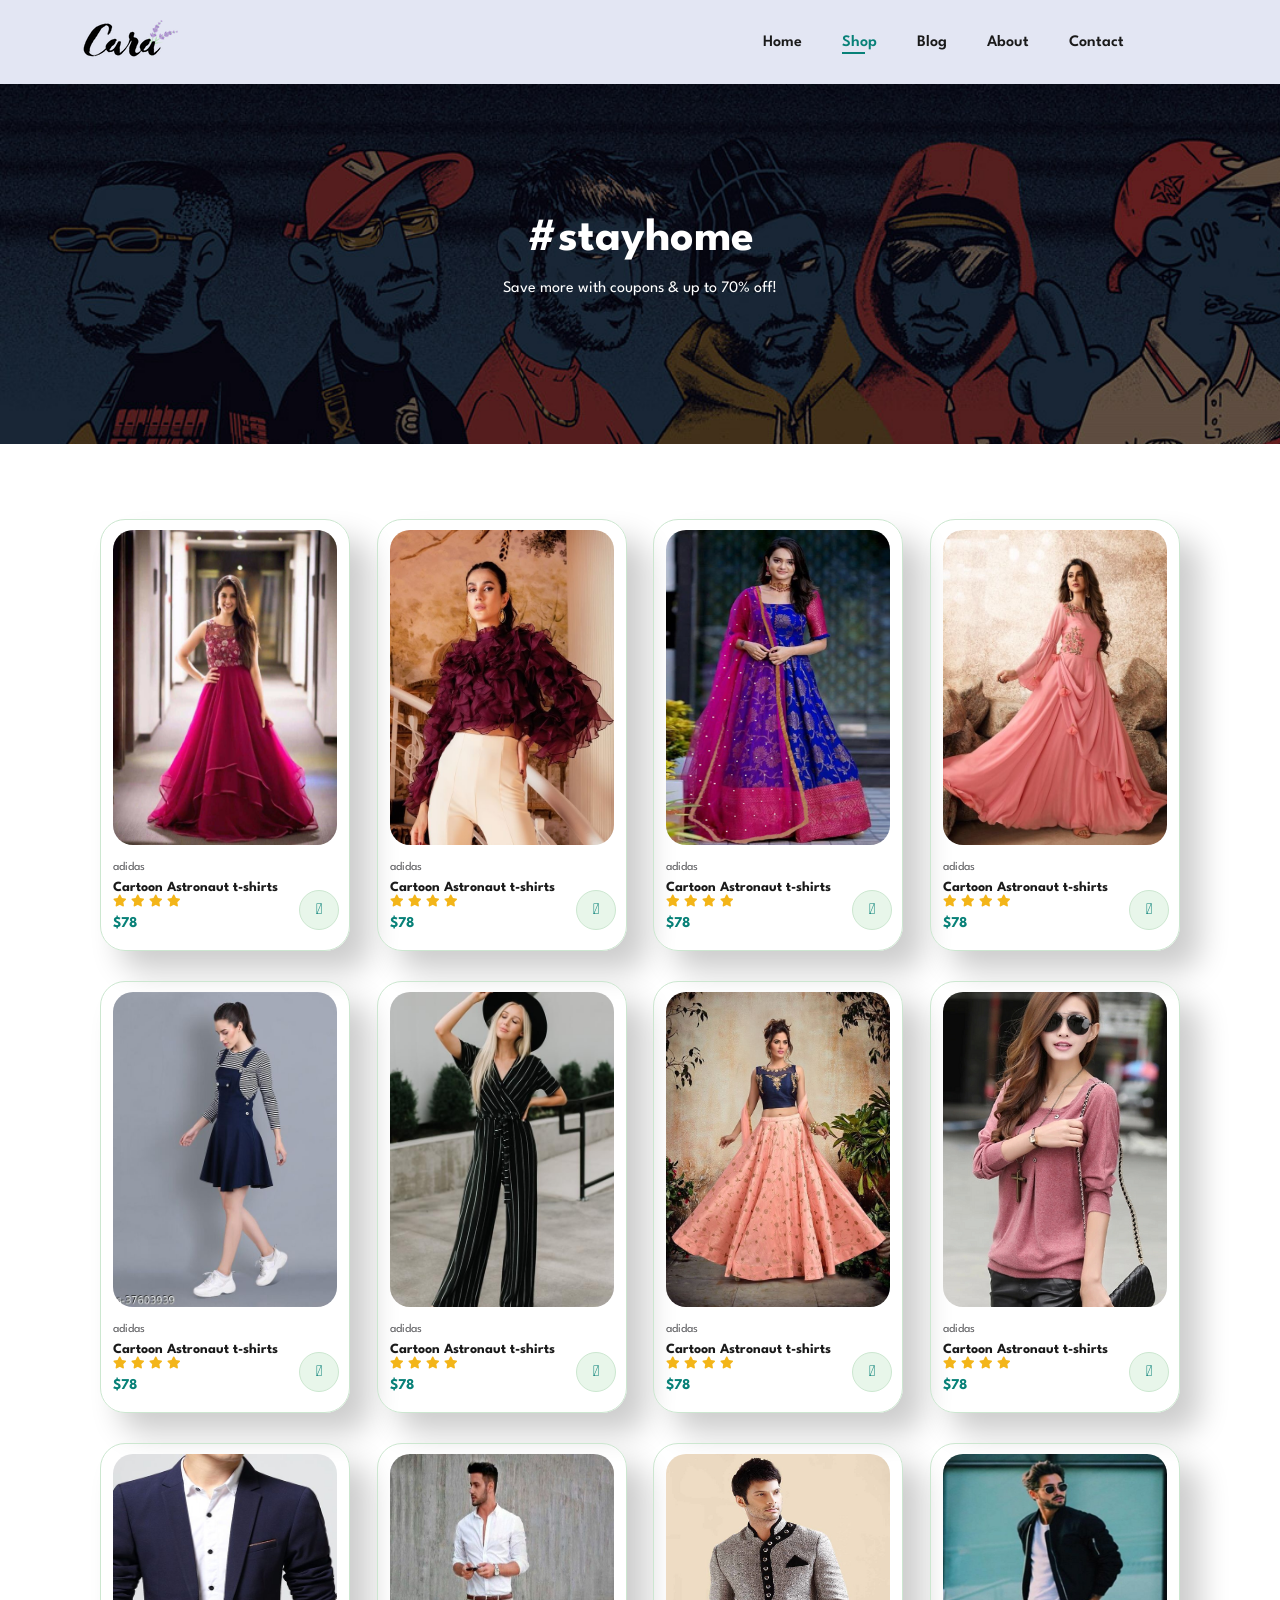
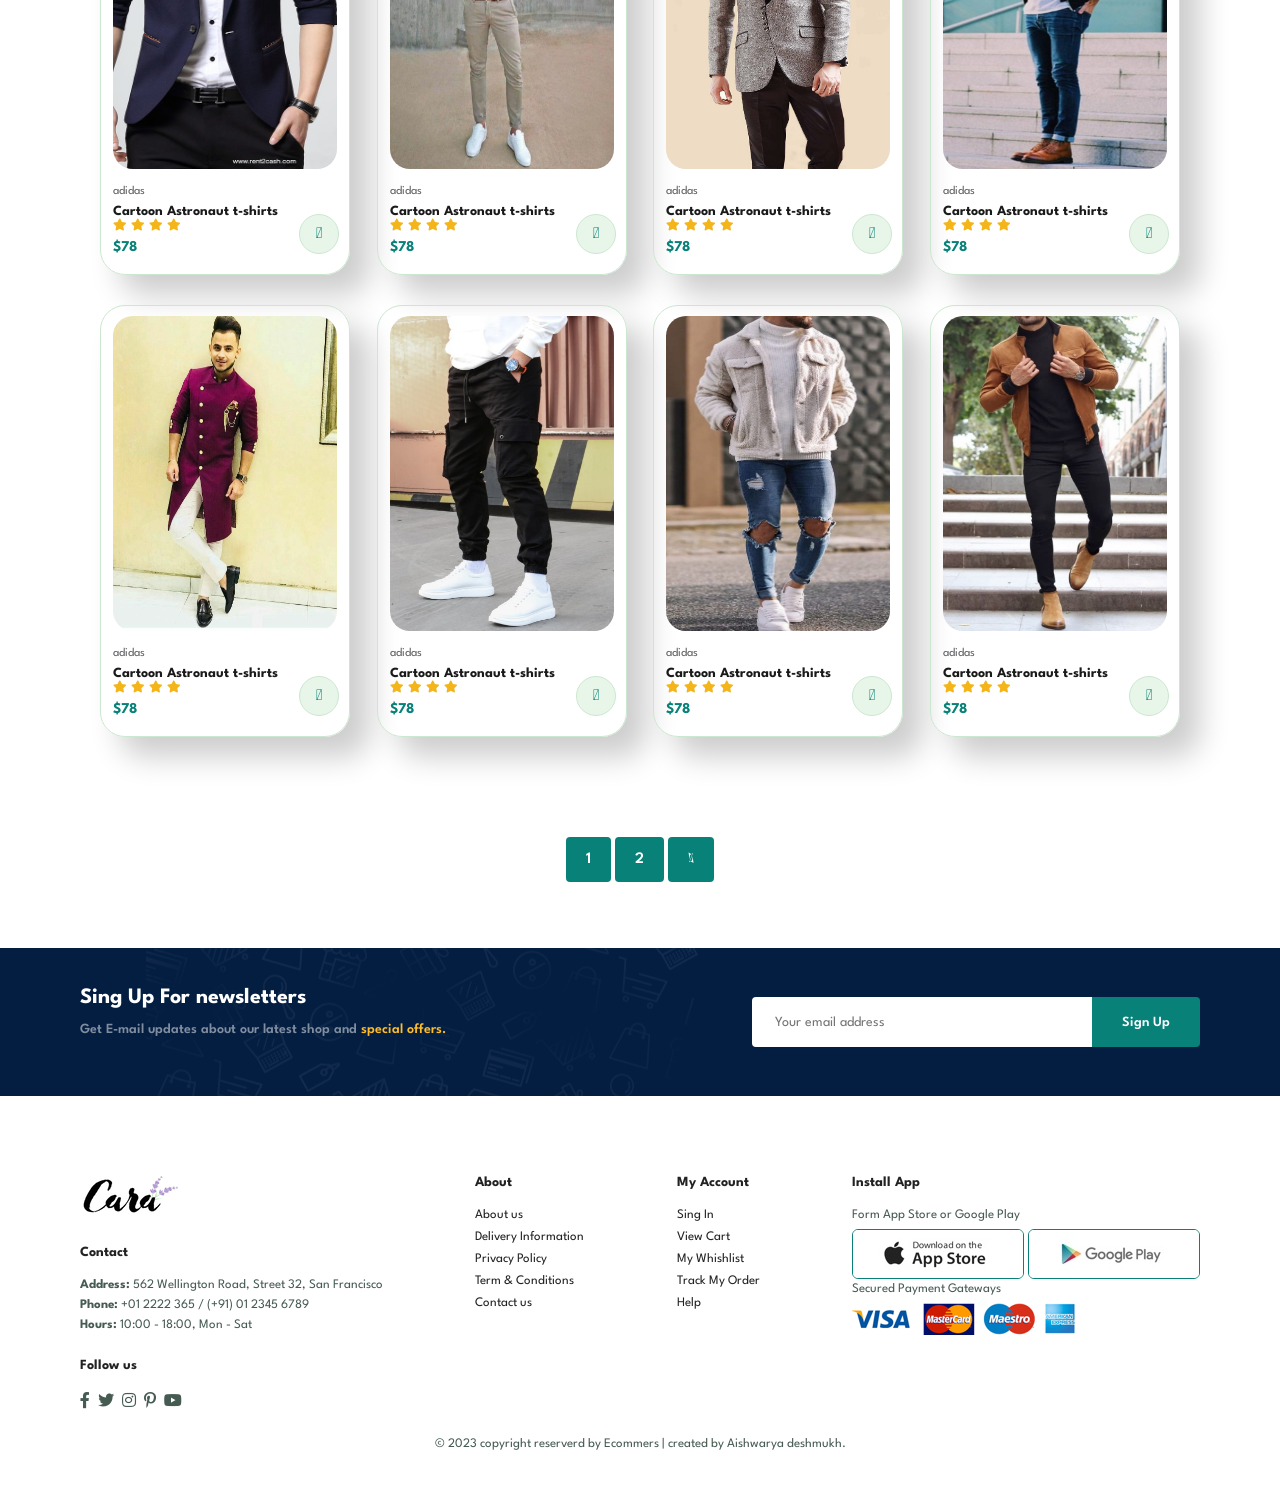
<file: shop.html>
<!DOCTYPE html>
<html lang="en">
    <head>
        <meta charset="UTF-8">
        <meta http-equiv="x-UV-Compatible" content="IE=edge">
        <meta name="viewport" content="width=device-width, initial-scale=1.0">
        <title>Ecommers web</title>
        <link rel="stylesheet" href="style.css">
        <link rel="stylesheet" href="https://pro.fontawesome.com/releases/v5.10.0/css/all.css">
    </head>

    <body>
        <section id="header">
            <a href="#">
                <Img src="img/logo.png" class="logo" alt=""></Img>

                <div>
                    <ul id="navbar">
                        <li><a href="index.html">Home</a></li>
                        <li><a class="active" href="shop.html">Shop</a></li>
                        <li><a href="blog.html">Blog</a></li>
                        <li><a href="about.html">About</a></li>
                        <li><a href="contact.html">Contact</a></li>
                        <li id="lg-bag"><a href="cart.html"><i class="far fa-shopping-bag"></i></a></li>
                        <a href="#" id="close"><i class="far fa-times"></i></a>
                    </ul>
                </div> 
                <div id="mobile">
                    <a href="cart.html"><i class="far fa-shopping-bag"></i></a>
                    <i id="bar" class="fas fa-outdent"></i>
                    
                </div>
            </a>            
        </section>

        <section id="page-header">
            <h2>#stayhome</h2>
            <p>Save more with coupons & up to 70% off! </p>
        </section>

        <section id="product1" class="section-p1">
            <div class="pro-container">
                <div class="pro" onclick="window.location.href='sproduct.html';">
                    <img src="img/products/f1.jpg" alt="">
                    <div class="des">
                        <span>adidas</span>
                        <h5>Cartoon Astronaut t-shirts</h5>
                        <div class="star">
                            <i class="fas fa-star"></i>                         
                            <i class="fas fa-star"></i>
                            <i class="fas fa-star"></i>
                            <i class="fas fa-star"></i>
                        </div>
                        <h4>$78</h4>
                    </div>
                    <a href="#"><i class="fal fa-shopping-cart cart"></i></a>
                </div>
                <div class="pro" onclick="window.location.href='sproduct.html';">
                    <img src="img/products/f2.jpg" alt="">
                    <div class="des">
                        <span>adidas</span>
                        <h5>Cartoon Astronaut t-shirts</h5>
                        <div class="star">
                            <i class="fas fa-star"></i>                         
                            <i class="fas fa-star"></i>
                            <i class="fas fa-star"></i>
                            <i class="fas fa-star"></i>
                        </div>
                        <h4>$78</h4>
                    </div>
                    <a href="#"><i class="fal fa-shopping-cart cart"></i></a>
                </div>
                <div class="pro" onclick="window.location.href='sproduct.html';">
                    <img src="img/products/f3.jpg" alt="">
                    <div class="des">
                        <span>adidas</span>
                        <h5>Cartoon Astronaut t-shirts</h5>
                        <div class="star">
                            <i class="fas fa-star"></i>                         
                            <i class="fas fa-star"></i>
                            <i class="fas fa-star"></i>
                            <i class="fas fa-star"></i>
                        </div>
                        <h4>$78</h4>
                    </div>
                    <a href="#"><i class="fal fa-shopping-cart cart"></i></a>
                </div>
                <div class="pro" onclick="window.location.href='sproduct.html';">
                    <img src="img/products/f4.jpg" alt="">
                    <div class="des">
                        <span>adidas</span>
                        <h5>Cartoon Astronaut t-shirts</h5>
                        <div class="star">
                            <i class="fas fa-star"></i>                         
                            <i class="fas fa-star"></i>
                            <i class="fas fa-star"></i>
                            <i class="fas fa-star"></i>
                        </div>
                        <h4>$78</h4>
                    </div>
                    <a href="#"><i class="fal fa-shopping-cart cart"></i></a>
                </div>
                <div class="pro" onclick="window.location.href='sproduct.html';">
                    <img src="img/products/f5.jpg" alt="">
                    <div class="des">
                        <span>adidas</span>
                        <h5>Cartoon Astronaut t-shirts</h5>
                        <div class="star">
                            <i class="fas fa-star"></i>                         
                            <i class="fas fa-star"></i>
                            <i class="fas fa-star"></i>
                            <i class="fas fa-star"></i>
                        </div>
                        <h4>$78</h4>
                    </div>
                    <a href="#"><i class="fal fa-shopping-cart cart"></i></a>
                </div>
                <div class="pro" onclick="window.location.href='sproduct.html';">
                    <img src="img/products/f6.jpg" alt="">
                    <div class="des">
                        <span>adidas</span>
                        <h5>Cartoon Astronaut t-shirts</h5>
                        <div class="star">
                            <i class="fas fa-star"></i>                         
                            <i class="fas fa-star"></i>
                            <i class="fas fa-star"></i>
                            <i class="fas fa-star"></i>
                        </div>
                        <h4>$78</h4>
                    </div>
                    <a href="#"><i class="fal fa-shopping-cart cart"></i></a>
                </div>
                <div class="pro" onclick="window.location.href='sproduct.html';">
                    <img src="img/products/f7.jpg" alt="">
                    <div class="des">
                        <span>adidas</span>
                        <h5>Cartoon Astronaut t-shirts</h5>
                        <div class="star">
                            <i class="fas fa-star"></i>                         
                            <i class="fas fa-star"></i>
                            <i class="fas fa-star"></i>
                            <i class="fas fa-star"></i>
                        </div>
                        <h4>$78</h4>
                    </div>
                    <a href="#"><i class="fal fa-shopping-cart cart"></i></a>
                </div>
                <div class="pro" onclick="window.location.href='sproduct.html';"> 
                    <img src="img/products/f8.png" alt="">
                    <div class="des">
                        <span>adidas</span>
                        <h5>Cartoon Astronaut t-shirts</h5>
                        <div class="star">
                            <i class="fas fa-star"></i>                         
                            <i class="fas fa-star"></i>
                            <i class="fas fa-star"></i>
                            <i class="fas fa-star"></i>
                        </div>
                        <h4>$78</h4>
                    </div>
                    <a href="#"><i class="fal fa-shopping-cart cart"></i></a>
                </div>
                <div class="pro" onclick="window.location.href='sproduct.html';">
                    <img src="img/products/n1.jpg" alt="">
                    <div class="des">
                        <span>adidas</span>
                        <h5>Cartoon Astronaut t-shirts</h5>
                        <div class="star">
                            <i class="fas fa-star"></i>                         
                            <i class="fas fa-star"></i>
                            <i class="fas fa-star"></i>
                            <i class="fas fa-star"></i>
                        </div>
                        <h4>$78</h4>
                    </div>
                    <a href="#"><i class="fal fa-shopping-cart cart"></i></a>
                </div>
                <div class="pro" onclick="window.location.href='sproduct.html';">
                    <img src="img/products/n2.jpg" alt="">
                    <div class="des">
                        <span>adidas</span>
                        <h5>Cartoon Astronaut t-shirts</h5>
                        <div class="star">
                            <i class="fas fa-star"></i>                         
                            <i class="fas fa-star"></i>
                            <i class="fas fa-star"></i>
                            <i class="fas fa-star"></i>
                        </div>
                        <h4>$78</h4>
                    </div>
                    <a href="#"><i class="fal fa-shopping-cart cart"></i></a>
                </div>
                <div class="pro" onclick="window.location.href='sproduct.html';">
                    <img src="img/products/n3.jpg" alt="">
                    <div class="des">
                        <span>adidas</span>
                        <h5>Cartoon Astronaut t-shirts</h5>
                        <div class="star">
                            <i class="fas fa-star"></i>                         
                            <i class="fas fa-star"></i>
                            <i class="fas fa-star"></i>
                            <i class="fas fa-star"></i>
                        </div>
                        <h4>$78</h4>
                    </div>
                    <a href="#"><i class="fal fa-shopping-cart cart"></i></a>
                </div>
                <div class="pro" onclick="window.location.href='sproduct.html';">
                    <img src="img/products/n4.jpg" alt="">
                    <div class="des">
                        <span>adidas</span>
                        <h5>Cartoon Astronaut t-shirts</h5>
                        <div class="star">
                            <i class="fas fa-star"></i>                         
                            <i class="fas fa-star"></i>
                            <i class="fas fa-star"></i>
                            <i class="fas fa-star"></i>
                        </div>
                        <h4>$78</h4>
                    </div>
                    <a href="#"><i class="fal fa-shopping-cart cart"></i></a>
                </div>
                <div class="pro" onclick="window.location.href='sproduct.html';">
                    <img src="img/products/n5.jpg" alt="">
                    <div class="des">
                        <span>adidas</span>
                        <h5>Cartoon Astronaut t-shirts</h5>
                        <div class="star">
                            <i class="fas fa-star"></i>                         
                            <i class="fas fa-star"></i>
                            <i class="fas fa-star"></i>
                            <i class="fas fa-star"></i>
                        </div>
                        <h4>$78</h4>
                    </div>
                    <a href="#"><i class="fal fa-shopping-cart cart"></i></a>
                </div>
                <div class="pro" onclick="window.location.href='sproduct.html';">
                    <img src="img/products/n6.jpg" alt="">
                    <div class="des">
                        <span>adidas</span>
                        <h5>Cartoon Astronaut t-shirts</h5>
                        <div class="star">
                            <i class="fas fa-star"></i>                         
                            <i class="fas fa-star"></i>
                            <i class="fas fa-star"></i>
                            <i class="fas fa-star"></i>
                        </div>
                        <h4>$78</h4>
                    </div>
                    <a href="#"><i class="fal fa-shopping-cart cart"></i></a>
                </div>
                <div class="pro" onclick="window.location.href='sproduct.html';">
                    <img src="img/products/n7.jpg" alt="">
                    <div class="des">
                        <span>adidas</span>
                        <h5>Cartoon Astronaut t-shirts</h5>
                        <div class="star">
                            <i class="fas fa-star"></i>                         
                            <i class="fas fa-star"></i>
                            <i class="fas fa-star"></i>
                            <i class="fas fa-star"></i>
                        </div>
                        <h4>$78</h4>
                    </div>
                    <a href="#"><i class="fal fa-shopping-cart cart"></i></a>
                </div>
                <div class="pro" onclick="window.location.href='sproduct.html';">
                    <img src="img/products/n8.jpg" alt="">
                    <div class="des">
                        <span>adidas</span>
                        <h5>Cartoon Astronaut t-shirts</h5>
                        <div class="star">
                            <i class="fas fa-star"></i>                         
                            <i class="fas fa-star"></i>
                            <i class="fas fa-star"></i>
                            <i class="fas fa-star"></i>
                        </div>
                        <h4>$78</h4>
                    </div>
                    <a href="#"><i class="fal fa-shopping-cart cart"></i></a>
                </div>
            </div>
        </section>

        <section id="pagination" class="section-p1">
            <a href="#">1</a>
            <a href="#">2</a>
            <a href="#"><i class="fal fa-long-arrow-alt-right"></i></a>
        </section>

        <section id="newsletter" class="section-p1 section-m1">
            <div class="newstext">
                <h4>Sing Up For newsletters</h4>
                <p>Get E-mail updates about our latest shop and <span>special offers.</span> </p>
            </div>
            <div class="form">
                <input type="text" placeholder=" Your email address">
                <button class="normal">Sign Up</button>
            </div>
        </section>

        <footer class="section-p1">
            <div class="col">
                <img class="logo" src="img/logo.png" alt="">
                <h4>Contact</h4>
                <p> <strong>Address:</strong> 562 Wellington Road, Street 32, San Francisco</p>
                <p> <strong>Phone:</strong> +01 2222 365 / (+91) 01 2345 6789</p>
                <p> <strong>Hours:</strong> 10:00 - 18:00, Mon - Sat</p>
                <div class="follow">
                    <h4>Follow us</h4>
                    <div class="icon">
                        <i class="fab fa-facebook-f"></i>
                        <i class="fab fa-twitter"></i>
                        <i class="fab fa-instagram"></i>
                        <i class="fab fa-pinterest-p"></i>
                        <i class="fab fa-youtube"></i>
                    </div>
                </div>
            </div>
             <div class="col">
                <h4>About</h4>
                <a href="#">About us</a>
                <a href="#">Delivery Information</a>
                <a href="#">Privacy Policy</a>
                <a href="#">Term & Conditions</a>
                <a href="#">Contact us</a>
            </div>
            <div class="col">
                <h4>My Account</h4>
                <a href="#">Sing In</a>
                <a href="#">View Cart</a>
                <a href="#">My Whishlist</a>
                <a href="#">Track My Order</a>
                <a href="#">Help</a>
            </div>

            <div class="col install">
                <h4>Install App</h4>
                <p>Form App Store or Google Play</p>
                <div class="row">
                    <img src="img/pay/app.jpg" alt="">
                    <img src="img/pay/play.jpg" alt="">
                </div>
                <p>Secured Payment Gateways</p>
                <img src="img/pay/pay.png" alt="">
            </div>

            <div class="copyright">
                <p> <div class="copyright">
                    <p>© 2023 copyright reserverd by Ecommers | created by Aishwarya deshmukh. </p>
                </div></p>
            </div>
        </footer>

        <script src="script.js"></script>
    </body>
</html>
</file>
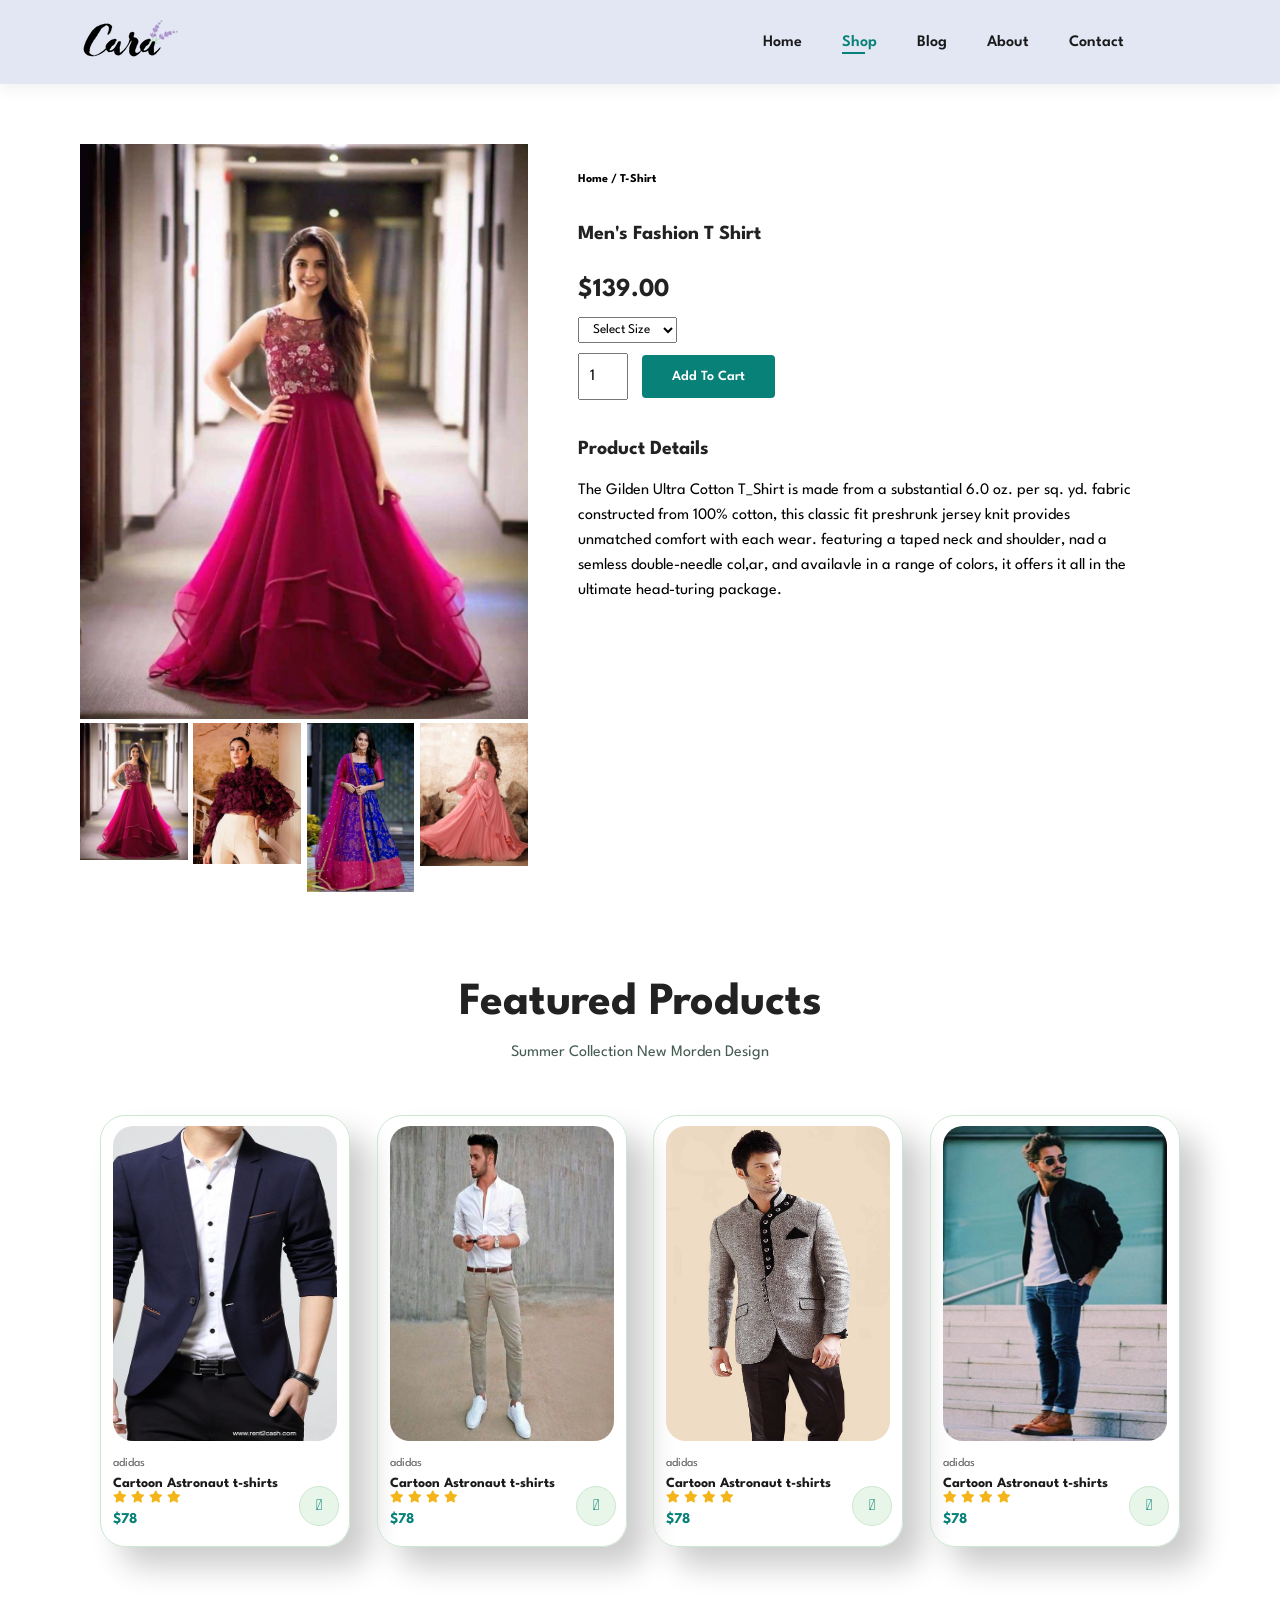
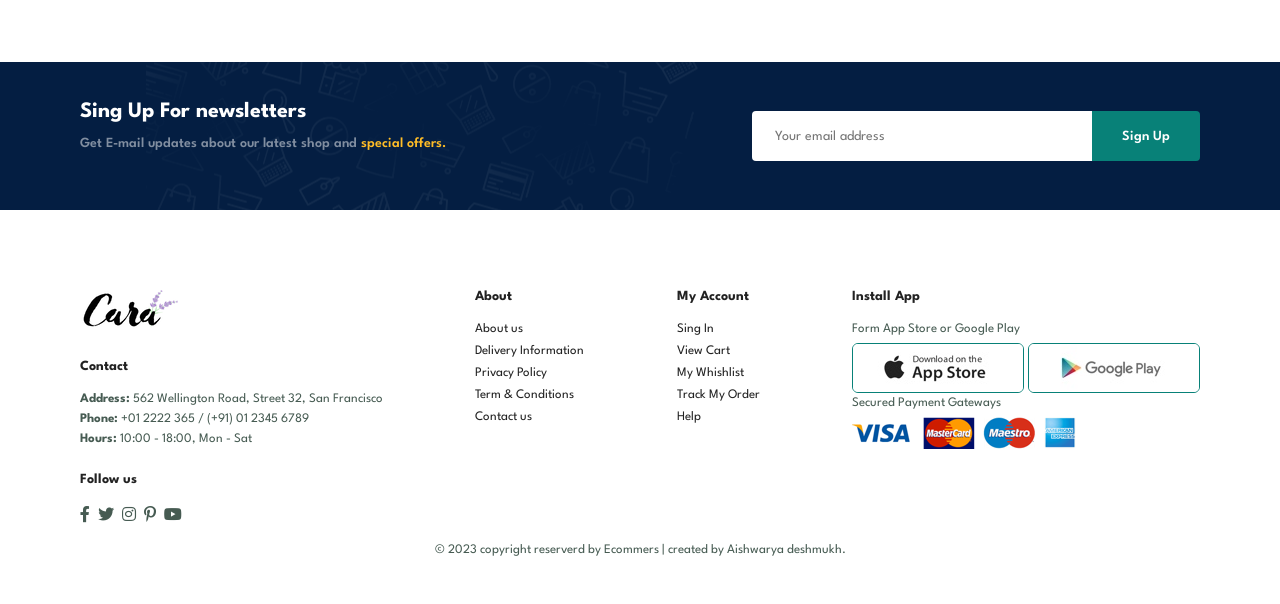
<file: sproduct.html>
<!DOCTYPE html>
<html lang="en">
    <head>
        <meta charset="UTF-8">
        <meta http-equiv="x-UV-Compatible" content="IE=edge">
        <meta name="viewport" content="width=device-width, initial-scale=1.0">
        <title>Ecommers web</title>
        <link rel="stylesheet" href="style.css">
        <link rel="stylesheet" href="https://pro.fontawesome.com/releases/v5.10.0/css/all.css">
    </head>

    <body>
        <section id="header">
            <a href="#">
                <Img src="img/logo.png" class="logo" alt=""></Img>

                <div>
                    <ul id="navbar">
                        <li><a href="index.html">Home</a></li>
                        <li><a class="active" href="shop.html">Shop</a></li>
                        <li><a href="blog.html">Blog</a></li>
                        <li><a href="about.html">About</a></li>
                        <li><a href="contact.html">Contact</a></li>
                        <li id="lg-bag"><a href="cart.html"><i class="far fa-shopping-bag"></i></a></li>
                        <a href="#" id="close"><i class="far fa-times"></i></a>
                    </ul>
                </div> 
                <div id="mobile">
                    <a href="cart.html"><i class="far fa-shopping-bag"></i></a>
                    <i id="bar" class="fas fa-outdent"></i>
                    
                </div>
            </a>            
        </section>

        <section id="prodetails" class="section-p1">
            <div class="single-pro-image">
                <img src="img/products/f1.jpg" width="100%" id="MainImg" alt="">
                <div class="small-img-group">
                    <div class="small-img-col">
                        <img src="img/products/f1.jpg" width="100%" class="small-img" alt="">
                    </div>
                    <div class="small-img-col">
                        <img src="img/products/f2.jpg" width="100%" class="small-img" alt="">
                    </div>
                    <div class="small-img-col">
                        <img src="img/products/f3.jpg" width="100%" class="small-img" alt="">
                    </div>
                    <div class="small-img-col">
                        <img src="img/products/f4.jpg" width="100%" class="small-img" alt="">
                    </div>
                </div>
            </div>

            <div class="single-pro-details">
                <h6>Home / T-Shirt</h6>
                <h4>Men's Fashion T Shirt</h4>
                <h2>$139.00</h2>
                <select>
                    <option>Select Size</option>
                    <option>XL</option>
                    <option>XXL</option>
                    <option>Small</option>
                    <option>Large</option>
                </select>
                <input type="number" value="1">
                <button class="normal">Add To Cart</button>
                <h4>Product Details</h4>
                <span>The Gilden Ultra Cotton T_Shirt is made from a substantial 6.0 oz. per sq. yd. fabric constructed from 100% cotton, this classic fit preshrunk jersey knit provides unmatched comfort with each wear. featuring a taped neck and shoulder, nad a semless double-needle col,ar, and availavle in a range of colors, it offers it all in the ultimate head-turing package.</span>
            </div>
        </section>

        <section id="product1" class="section-p1">
            <h2>Featured Products</h2>
            <p>Summer Collection New Morden Design</p>
            <div class="pro-container">
                <div class="pro">
                    <img src="img/products/n1.jpg" alt="">
                    <div class="des">
                        <span>adidas</span>
                        <h5>Cartoon Astronaut t-shirts</h5>
                        <div class="star">
                            <i class="fas fa-star"></i>                         
                            <i class="fas fa-star"></i>
                            <i class="fas fa-star"></i>
                            <i class="fas fa-star"></i>
                        </div>
                        <h4>$78</h4>
                    </div>
                    <a href="#"><i class="fal fa-shopping-cart cart"></i></a>
                </div>
                <div class="pro">
                    <img src="img/products/n2.jpg" alt="">
                    <div class="des">
                        <span>adidas</span>
                        <h5>Cartoon Astronaut t-shirts</h5>
                        <div class="star">
                            <i class="fas fa-star"></i>                         
                            <i class="fas fa-star"></i>
                            <i class="fas fa-star"></i>
                            <i class="fas fa-star"></i>
                        </div>
                        <h4>$78</h4>
                    </div>
                    <a href="#"><i class="fal fa-shopping-cart cart"></i></a>
                </div>
                <div class="pro">
                    <img src="img/products/n3.jpg" alt="">
                    <div class="des">
                        <span>adidas</span>
                        <h5>Cartoon Astronaut t-shirts</h5>
                        <div class="star">
                            <i class="fas fa-star"></i>                         
                            <i class="fas fa-star"></i>
                            <i class="fas fa-star"></i>
                            <i class="fas fa-star"></i>
                        </div>
                        <h4>$78</h4>
                    </div>
                    <a href="#"><i class="fal fa-shopping-cart cart"></i></a>
                </div>
                <div class="pro">
                    <img src="img/products/n4.jpg" alt="">
                    <div class="des">
                        <span>adidas</span>
                        <h5>Cartoon Astronaut t-shirts</h5>
                        <div class="star">
                            <i class="fas fa-star"></i>                         
                            <i class="fas fa-star"></i>
                            <i class="fas fa-star"></i>
                            <i class="fas fa-star"></i>
                        </div>
                        <h4>$78</h4>
                    </div>
                    <a href="#"><i class="fal fa-shopping-cart cart"></i></a>
                </div>
            </div>
        </section>


        <section id="newsletter" class="section-p1 section-m1">
            <div class="newstext">
                <h4>Sing Up For newsletters</h4>
                <p>Get E-mail updates about our latest shop and <span>special offers.</span> </p>
            </div>
            <div class="form">
                <input type="text" placeholder=" Your email address">
                <button class="normal">Sign Up</button>
            </div>
        </section>

        <footer class="section-p1">
            <div class="col">
                <img class="logo" src="img/logo.png" alt="">
                <h4>Contact</h4>
                <p> <strong>Address:</strong> 562 Wellington Road, Street 32, San Francisco</p>
                <p> <strong>Phone:</strong> +01 2222 365 / (+91) 01 2345 6789</p>
                <p> <strong>Hours:</strong> 10:00 - 18:00, Mon - Sat</p>
                <div class="follow">
                    <h4>Follow us</h4>
                    <div class="icon">
                        <i class="fab fa-facebook-f"></i>
                        <i class="fab fa-twitter"></i>
                        <i class="fab fa-instagram"></i>
                        <i class="fab fa-pinterest-p"></i>
                        <i class="fab fa-youtube"></i>
                    </div>
                </div>
            </div>
             <div class="col">
                <h4>About</h4>
                <a href="#">About us</a>
                <a href="#">Delivery Information</a>
                <a href="#">Privacy Policy</a>
                <a href="#">Term & Conditions</a>
                <a href="#">Contact us</a>
            </div>
            <div class="col">
                <h4>My Account</h4>
                <a href="#">Sing In</a>
                <a href="#">View Cart</a>
                <a href="#">My Whishlist</a>
                <a href="#">Track My Order</a>
                <a href="#">Help</a>
            </div>

            <div class="col install">
                <h4>Install App</h4>
                <p>Form App Store or Google Play</p>
                <div class="row">
                    <img src="img/pay/app.jpg" alt="">
                    <img src="img/pay/play.jpg" alt="">
                </div>
                <p>Secured Payment Gateways</p>
                <img src="img/pay/pay.png" alt="">
            </div>

            <div class="copyright">
                <p>© 2023 copyright reserverd by Ecommers | created by Aishwarya deshmukh. </p>
            </div>
        </footer>

        <script>
            var MainImg = document.getElementById("MainImg");
            var smallimg = document.getElementsByClassName("small-img");

            smallimg[0].onclick = function(){
                MainImg.src = smallimg[0].src;
            }
            smallimg[1].onclick = function(){
                MainImg.src = smallimg[1].src;
            }
            smallimg[2].onclick = function(){
                MainImg.src = smallimg[2].src;
            }
            smallimg[3].onclick = function(){
                MainImg.src = smallimg[3].src;
            }
        </script>

        <script src="script.js"></script>
    </body>
</html>
</file>
<file: style.css>
@import url('https://fonts.googleapis.com/css2?family=Spartan:wght@100;200;300;400;500;600;700;800;900&display=swap');
*{
    margin: 0;
    padding: 0;
    box-sizing: border-box;
    font-family: 'Spartan',sans-serif;
}
:root
{
    --background-image::linear-gradient(left,#3582ff,#9ad8ea);
}
h1{
    font-size: 50px;
    line-height: 64px;
    color: #222;
}

h2{
    font-size: 46px;
    line-height: 54px;
    color: #222;
}

h4{
    font-size: 20px;
    color: #222;
}

h6{
    font-size: 12px;
    font-weight: 700;
}

p{
    font-size: 16px;
    color: #465b52;
    margin: 15px 0 20px 0;
}

.section-p1{
    padding: 40px 80px;
}

.section-m1{
    margin: 40px 0;
}

button.normal{
    font-size: 14px;
    font-weight: 600;
    padding: 15px 30px;
    color: #000;
    background-color: #fff;
    border-radius: 4px;
    cursor: pointer;
    border: none;
    outline: none;
    transition: 0.2s ease-in-out;
}

button.white{
    font-size: 13px;
    font-weight: 600;
    padding: 11px 18px;
    color: #fff;
    background-color: transparent;
    cursor: pointer;
    border: 1px solid #fff;
    outline: none;
    transition: 0.2s ease-in-out;
}

body{
    width: 100%;
}

/* header start */
#header{
    display: flex;
    align-items: center;
    justify-content: space-between;
    padding: 20px 80px;
    background-color: #E3E6F3;
    box-shadow: 0 5px 15px rgba(0, 0, 0,0.06);
    z-index: 999;
    position: sticky;
    top: 0;
    left: 0;

}

#navbar{
    display: flex;
    align-items: center;
    justify-content: center;    
}

#navbar li{
    list-style: none;
    padding: 0 20px;
    position: relative;
}

#navbar li a{
    text-decoration: none;
    font-size: 16px;
    font-weight: 600;
    color: #1a1a1a;
    transition: 0.3s ease-in-out;
}

#navbar li a:hover,
#navbar li a.active{
    color: #088178;
}

#navbar li a.active::after,
#navbar li a:hover::after{
    content: "";
    width: 30%;
    height: 2px;
    background-color:#088178;
    position: absolute;
    bottom: -4px;
    left: 20px;
}

#mobile{
    display: none;
    align-items: center;
}

#close{
    display: none;
}

/* Home Page*/
#hero{
    background-image: url(img/hero4.jpg);
    height: 90vh;
    width: 100%;
    background-size: cover;
    background-position: top 25% right 0;
    padding: 0 80px;
    display: flex;
    flex-direction: column;
    align-items: flex-start;
    justify-content: center;
}

#hero h4{
    padding-bottom: 15px;
}

#hero h1{
    color: #088178;
}

#hero button{
    background-image: url("img/button.png");
    background-color: transparent;
    color: #000;
    border: 0;
    padding: 14px 80px 14px 65px;
    background-repeat: no-repeat;
    cursor: pointer;
    font-weight: 700;
    font-size: 15px;

}

#feature{
    display: flex;
    align-items: center;
    justify-content: space-between;
    flex-wrap: wrap;
}

#feature  .fe-box{
    width: 180px;
    text-align: center;
    padding: 25px 15px;
    box-shadow: 20px 20px 34px rgba(0, 0, 0,0.3);
    border: 1px solid #cce7d0;
    border-radius: 4px;
    margin: 15px 0;
    cursor: pointer;
    transition:  0.2s ease-in-out;
    position: relative; 
}

#feature  .fe-box:hover{
    box-shadow: 10px 10px 54px rgba(70, 62, 221, 0.1);
}

#feature  .fe-box img{
    width: 100%;
    margin-bottom: 10px;
}

#feature  .fe-box h6{
    display: inline-block;
    padding: 9px 8px 6px 8px;
    line-height: 1;
    border-radius: 4px;
    color: #088178;
    background-color: #fddde4;
}

#feature  .fe-box:nth-child(2) h6{
    background-color: #cdebbc;
}

#feature  .fe-box:nth-child(3) h6{
    background-color: #d1e8f2;
}

#feature  .fe-box:nth-child(4) h6{
    background-color: #cdd4f8;
}

#feature  .fe-box:nth-child(5) h6{
    background-color: #f6dbf6;
}

#feature  .fe-box:nth-child(6) h6{
    background-color: #fff2e5;
}

#product1{
    text-align: center;
}

#product1 .pro-container{
    display: flex;
    justify-content: space-between;
    padding: 20px;
    flex-wrap: wrap;
}

#product1 .pro{
    width: 23%;
    min-width: 250px;
    padding: 10px 12px;
    border: 1px solid #cce7d0;
    border-radius: 25px;
    cursor: pointer;
    box-shadow: 20px 20px 30px rgba(0, 0, 0, 0.2);
    transition: 0.2s ease-in-out;
    margin: 15px 0;
    position: relative;
}

#product1 .pro:hover{
    box-shadow: 20px 20px 30px rgba(0, 0, 0, 0.6);    
}

#product1 .pro img{
    width: 100%;
    height:35vh;
    border-radius: 20px;
}

#product1 .pro .des{
    text-align: start;
    padding: 10px 0;
}

#product1 .pro .des span{
    font-size: 12px;
    color: #606063;
}

#product1 .pro .des h5{
    padding-top: 7px;
    color: #1a1a1a;
    font-size: 14px;
}

#product1 .pro .des i{
    font-size: 12px;
    color: rgb(243, 181, 25);
}

#product1 .pro .des h4{
    padding-top: 7px;
    font-size: 15px;
    font-weight: 700;
    color: #088178; 
}

#product1 .pro .cart{
    width: 40px;
    height: 40px;
    line-height: 40px;
    border-radius: 50px;
    background-color: #e8f6ea;
    font-weight: 500;
    color: #088178;
    border: 1px solid #cce7d0;
    position: absolute;
    bottom: 20px; 
    right: 10px;
}

#banner{
    display: flex;
    flex-direction: column;
    justify-content: center;
    align-items: center;
    text-align: center;
    background-image: url(img/banner/b2.jpg);  
    /* background-color:var(--background-image);  */
    width: 100%;
    height: 40vh;
    background-size: cover;
    background-position: center;
}

#banner h4{
    color: #fff;
    font-size: 16px;
}

#banner h2{
    color: #fff;
    font-size: 30px;
    padding: 10px 0;
}

#banner h2 span{
    color: #ef3636;
}

#banner button:hover{
    background-color: #088178;
    color: #fff;
}

#sm-banner{
    display: flex;
    justify-content: space-between;
    flex-wrap: wrap;
}

#sm-banner .banner-box{
    display: flex;
    flex-direction: column;
    justify-content: center;
    align-items: flex-start;
    padding: 30px;
    background-image: url(img/banner/b17.jpg);
    min-width: 580px;
    height: 50vh;
    background-size: cover;
    background-position: center;
}

#sm-banner .banner-box2{
    background-image: url(img/banner/b10.jpg);
}

#sm-banner h4{
    color: #fff;
    font-size: 20px;
    font-weight: 300;

}

#sm-banner h2{
    color: #fff;
    font-size: 28px;
    font-weight: 800; 
}

#sm-banner span{
    color: #fff;
    font-size: 14px;
    font-weight: 500; 
    padding-bottom: 15px;
}

#sm-banner .banner-box:hover button{
    background: #088178;
    border: 1px solid #088178;

}

#banner3{
    display: flex;
    justify-content: space-between;
    flex-wrap: wrap ;
    padding: 0 80px ;
}

#banner3 .banner-box{
    display: flex;
    flex-direction: column;
    justify-content: center;
    align-items: flex-start;
    padding: 20px;
    background-image: url(img/banner/b7.jpg);
    min-width: 30%;
    height: 30vh;
    background-size: cover;
    background-position: center;
    margin-bottom: 20px;
}

#banner3 .banner-box2{
    background-image: url(img/banner/b4.jpg);
}

#banner3 .banner-box3{
    background-image: url(img/banner/b18.jpg);
}

#banner3 h2{
    color: #fff;
    font-weight: 900;
    font-size: 22px;
}

#banner3 h3{
    color: #ec544e;
    font-weight: 800;
    font-size: 15px;
}

#newsletter{
    display: flex;
    justify-content: space-between;
    flex-wrap: wrap;
    align-items: center;
/* background-image:linear-gradient(left, #3582ff,#9AD8EA); */
     background-image: url(img/banner/b14.png); 
    background-repeat: no-repeat;
    background-position: 20% 30%;
     background-color: #041e42; 
}

#newsletter h4{
    font-size: 22px;
    font-weight: 700;
    color: #fff;
}

#newsletter p{
    font-size: 14px;
    font-weight: 600;
    color: #818ea0;
}

#newsletter p span{
    color: #ffbd27;
}

#newsletter .form{
    display: flex;
    width: 40%;
}

#newsletter input{
    height: 3.125rem;
    padding: 0 1.25em;
    font-size: 14px;
    width: 100%;
    border: 1px solid transparent;
    border-radius: 4px;
    outline: none;
    border-top-right-radius: 0;
    border-bottom-right-radius: 0;
}

#newsletter button{
    background-color: #088178;
    color: #fff;
    white-space: nowrap;
    border-top-left-radius: 0;
    border-bottom-left-radius: 0;
}

footer{
    display: flex;
    flex-wrap: wrap;
    justify-content: space-between;
}

footer .col{
    display: flex;
    flex-direction: column ;
    align-items: flex-start;
    margin-bottom: 20px;
}

footer .logo{
    margin-bottom: 30px;
}

footer h4{
    font-size: 14px;
    padding-bottom: 20px;
}

footer p{
    font-size: 13px;
    margin: 0 0 8px 0;
}

footer a{
    font-size: 13px;
    text-decoration: none;
    color: #222;
    margin-bottom: 10px;
}

footer .follow{
    margin-top: 20px;
}

footer .follow i{
    color: #465b52;
    padding-right: 4px;
    cursor: pointer;
}

footer .install .row img{
    border: 1px solid #088178;
    border-radius: 6px;
}

footer.install img{
    margin: 10px 0 15px 0;
}

footer .follow i:hover,
footer a:hover {
    color: #088178;
}

footer .copyright{
    width: 100%;
    text-align: center;
}

/*shop page*/
#page-header{
    background-image: url("img/banner/b1.jpg");
    width: 100%;
    height: 40vh;
    background-size: cover;
    display: flex;
    justify-content: center;
    text-align: center;
    flex-direction: column;
    padding: 14px;
}

#page-header h2,
#page-header p{
    color: #fff;
}

#pagination{
    text-align: center;
}

#pagination a{
    text-decoration: none;
    background-color: #088178;
    padding: 15px 20px;
    border-radius: 4px;
    color: #fff;
    font-weight: 600;
}

#pagination a i{
    font-size: 16px;
    font-weight: 600;
}

/* single product*/

#prodetails{
    display: flex;
    margin-top: 20px;
}

#prodetails .single-pro-image{
    width: 40%;
    margin-right: 50px;
}

.small-img-group{
    display: flex;
    justify-content: space-between;
}

.small-img-col{
    flex-basis: 24%;
    cursor: pointer;
}

#prodetails .single-pro-details{
    width: 50%;
    padding-top: 30px ;
}

#prodetails .single-pro-details h4{
    padding: 40px 0 20px 0;
}

#prodetails .single-pro-details h2{
    font-size: 26px;
}

#prodetails .single-pro-details select{
    display: block ;
    padding: 5px 10px;
    margin-bottom: 10px;
}

#prodetails .single-pro-details input{
    width: 50px;
    height: 47px;
    padding-left: 10px;
    font-size: 16px;
    margin-right: 10px;
}

#prodetails .single-pro-details input:focus{
    outline: none;
}

#prodetails .single-pro-details button{
    background-color: #088178;
    color: #fff;
}

#prodetails .single-pro-details span{
    line-height: 25px
}

/*blog page */
#page-header.blog-header{
    background-image: url("img/banner/b19.jpg");
}

#blog{
    padding: 150px 150px 0 150px;
    justify-content: space-between;
}

#blog .blog-box{
    display: flex;
    align-items: center;
    width: 100%;
    position: relative;
    padding-bottom: 90px ;
}

#blog .blog-img{
    width: 50%;
    margin-right: 40px;
}

#blog img{
    width: 100%;
    height: 300px;
    object-fit: cover;
}

#blog .blog-details{
    width: 50%;
}

#blog .blog-details a{
    text-decoration: none;
    font-size: 11px;
    color: #000;
    font-weight: 700;
    position: relative;
    transition: 0.3s;
}

#blog .blog-details a::after{
    content: "";
    width: 50px;
    height: 1px;
    background-color: #000;
    position: absolute;
    top: 4px;
    right: -60px;
}

#blog .blog-details a:hover{
    color: #088178;
}

#blog .blog-details a:hover:after{
    background-color: #088178;
}

#blog .blog-box h1{
    position: absolute;
    top: -40px;
    left: 0;
    font-size: 70px;
    font-weight: 700;
    color: #c9cbce;
    z-index: -9;
}

/*about page*/
#page-header.about-header{
    background-image: url(img/about/banner.png);
}

#about-head{
    display: flex;
    align-items: center;
}

#about-head img{
    width: 50%;
    height: auto;
}

#about-head div{
    padding-left: 40px;
}

#about-app{
    text-align: center;
}

#about-app .video{
    width: 70%;
    height: 100%;
    margin: 30px auto 0 auto;
}

#about-app .video video{
    width: 100%;
    border-radius: 20px;
    height: 100%;
}

/*contact page*/
#contact-details{
    display: flex;
    align-items: center;
    justify-content: space-between;
}

#contact-details .details{
    width: 40%;
}

#contact-details .details span,
#form-details form span{
    font-size: 12px;
}

#contact-details .details h2,
#form-details form h2{
    font-size: 26px;
    line-height: 35px;
    padding: 20px 0;
}

#contact-details .details h3{
    font-size: 16px;
    padding-bottom: 15px ;
}

#contact-details .details li{
    list-style: none;
    display: flex;
    padding: 10px 0;
}

#contact-details .details li i{
    font-size: 14px;
    padding-right: 22px;
}

#contact-details .details li p{
    margin: 0;
    font-size: 14px;
}

#contact-details .map{
    width: 55%;
    height: 400px;

}

#contact-details .map iframe{
    width: 100%;
    height: 100%;   
}

#form-details{
    display: flex;
    justify-content: space-between;
    margin: 30px;
    padding: 80px;
    border: 1px solid #e1e1e1;
}

#form-details form{
    width: 65%;
    display: flex;
    flex-direction: column;
    align-items: flex-start;
}

#form-details form input,
#form-details form textarea{
    width: 100%;
    padding: 12px 15px ;
    outline: none;
    margin-bottom: 20px;
    border: 1px solid #e1e1e1;
}

#form-details form button{
    background-color: #088178;
    color: #fff;
}

#form-details .people div{
    padding-bottom: 20px ;
    display: flex;
    align-items: flex-start;
}

#form-details .people div img{
    width: 65px;
    height: 65px;
    object-fit: cover;
    margin-right: 15px; 
}

#form-details .people div p{
    margin: 0;
    font-size: 13px;
    line-height: 25px;
}


#form-details .people div p span{
    display: block;
    font-size: 16px;
    font-weight: 600;
    color: #000;
}

/*cart page*/

#cart{
    overflow-x: auto;
}

#cart table{
    width: 100%;
    border-collapse: collapse;
    table-layout: fixed;
    white-space: nowrap;
}

#cart table img{
    width: 70px;
}

#cart table td:nth-child(1){
    width: 100px;
    text-align: center;
}

#cart table td:nth-child(2){
    width: 150px;
    text-align: center;
}

#cart table td:nth-child(3){
    width: 250px;
    text-align: center;
}

#cart table td:nth-child(4),
#cart table td:nth-child(5),
#cart table td:nth-child(6){
    width: 150px;
    text-align: center;
}

#cart table td:nth-child(5) input{
    width: 70px;
    padding: 10px 5px 10px 15px;
}

#cart table thead{
    border: 1px solid #e2e9e1;
    border-left: none;
    border-right: none;
}

#cart table thead td{
    font-weight: 700;
    text-transform: uppercase;
    font-size: 13px;
    padding: 18px 0;
}

#cart table tbody tr td{
    padding-top: 15px;
}

#cart table tbody td{
    font-size: 13px;
}

#cart-add{
    display: flex;
    flex-wrap: wrap;
    justify-content: space-between;
}

#coupon{
    margin-bottom: 10px;
}

#coupon h3,
#subtotal h3{
    padding-bottom: 15px;
}

#coupon input{
    padding: 10px 20px;
    outline: none;
    width:60%;
    margin-right: 10px;
    border: 1px solid #e2e9e1;
}

#coupon button,
#subtotal button{
    background-color: #088178;
    color: #fff;
    padding: 12px 20px;
}

#subtotal{
    width: 50%;
    margin-bottom: 30px;
    border: 1px solid #e2e9e1;
    padding: 30px;
}

#subtotal table{
    border-collapse: collapse;
    width: 100%;
    margin-bottom: 20px;
}

#subtotal table td{
    width: 50%;
    border: 1px solid #e2e9e1;
    padding: 10px;
    font-size: 13px;
}



/*Media Query*/
@media (max-width:799px) {

    h2 {
        font-size: 30px;
    }

    h1 {
        font-size: 39px;
    }

    p {
        font-size: 15px;
        font-weight: 700;
        color: #000;
    }

    .section-p1 {
        padding: 40px 40px;
    }

    #navbar {
        display: flex;
        flex-direction: column;
        align-items: flex-start;
        justify-content: flex-start;
        position: fixed;
        top: 0;
        right: -300px;
        height: 100vh;
        width: 300px;
        background-color: #E3E6F3;
        box-shadow: 0 40px 60px rgba(0, 0, 0, 0.1);
        padding: 80px 0 0 10px ;
        transition: 0.3s;
    }

    #navbar.active{
        right: 0px;
    }

    #navbar li{
        margin-bottom: 25px;
    }

    #mobile{
        display: flex;
        align-items: center;
    }

    #mobile i{
        color: #1a1a1a;
        font-size: 24px;
        padding-left: 20px;
    }

    #close{
        display: initial;
        position: absolute;
        top: 30px;
        left: 30px;
        color: #222;
        font-size: 24px;

    }

    #lg-bag{
        display: none;
    }

    #hero {
        height: 70vh;
        padding: 0 80px;
        background-position: top 30% right 30%;
    }
    #hero button{
        color: #000;
    }

    #feature {
        justify-content: center;
    }

    #feature  .fe-box {
        margin: 15px 15px;
    }

    #product1 .pro-container {
        justify-content: center;
    }

    #product1 .pro {
        margin: 15px;
    }

    #banner {
        height: 20vh;
    }

    #sm-banner .banner-box {
        min-width: 100%;
        height: 30vh;
    }
    #sm-banner .banner-box2{
        margin-top: 20px; ;
    }

    #banner3 {
        padding: 0 40px;
    }

    #banner3 .banner-box {
        width: 28%;
    }

    #newsletter .form {
        width: 70%;
    }
    /*single prodict*/
    #prodetails {
        display: flex;
        margin-top: 20px;
        margin-left: 20px;
    }

    /*contact page*/
    #form-details{
        padding: 40px;
    }

    #form-details form{
        width: 50%;
    }


}

@media (max-width: 477px) {

    .section-p1{
        padding: 20px;
    }

    #header {
        padding: 10px 30px;
    }

    h1{
        font-size: 27px;
    }

    h2{
        font-size: 25px;
    }

    p {
        font-size: 9px;
        font-weight: 700;
    }

    #hero button {
        padding: 14px 80px 14px 65px;
        font-weight: 700;
        font-size: 15px;
        color: #000;
    }

    #hero {
        padding: 0 20px;
        background-position: 55%;
    }

    #feature{
        justify-content: space-between;
    }

    #feature .fe-box{
        width: 155px;
        margin: 0 0 15px 0;
    }

    #product1 .pro{
        width: 100%;
    }

    #banner{
        height: 40vh;
    }

    #sm-banner .banner-box{
        height: 40vh ;
    }

    #sm-banner .banner-box2{
        margin-top: 20px; ;
    }

    #banner3{
        padding: 0 20px;
    }

    #banner3 .banner-box{
        width: 100%;
    }

    #newsletter{
        padding: 40px 20px;
    }

    #newsletter .form{
        width: 100%;
    }

    footer .copyright{
        text-align: start;
    }

    /*single product*/
    #prodetails {
        display: flex;
        flex-direction: column;
    }

    #prodetails .single-pro-image{
        width: 100%;
        margin-right: 0px;
    }

    #prodetails .single-pro-details{
        width: 100%;
    }

    /*blog page*/

    #blog{
        padding: 100px 20px 0 20px;
    }

    #blog .blog-box{
        display: flex;
        flex-direction: column;
        align-items: flex-start;
    }

    #blog .blog-img{
        margin-right: 0px;
        width: 100%;
        margin-bottom: 30px;
    }
    #blog .blog-details{
        width: 100%;
    }

    /*about us*/
    #about-head{
        flex-direction: column;
    }

    #about-head img{
        width: 100%;
        margin-bottom: 20px;
    }

    #about-head div{
        padding-left: 0px;
    }

    #about-app .video{
        width: 100%;
    }

    /*contact page*/

    #contact-details{
        flex-direction: column;
    }

    #contact-details .details{
        width: 100%;
        margin-bottom: 30px;
    }

    #contact-details .map{
        width: 100%;
    }

    #form-details{
        margin: 10px;
        padding: 30px 10px;
        flex-wrap: wrap;
    }

    #form-details form{
        width: 100%;
        margin-bottom: 30px;
    }

    /*cart page*/
    #cart-add{
        flex-direction: column;
    }

    #subtotal{
        width: 100%;
        padding: 20px;
    }

}
</file>
